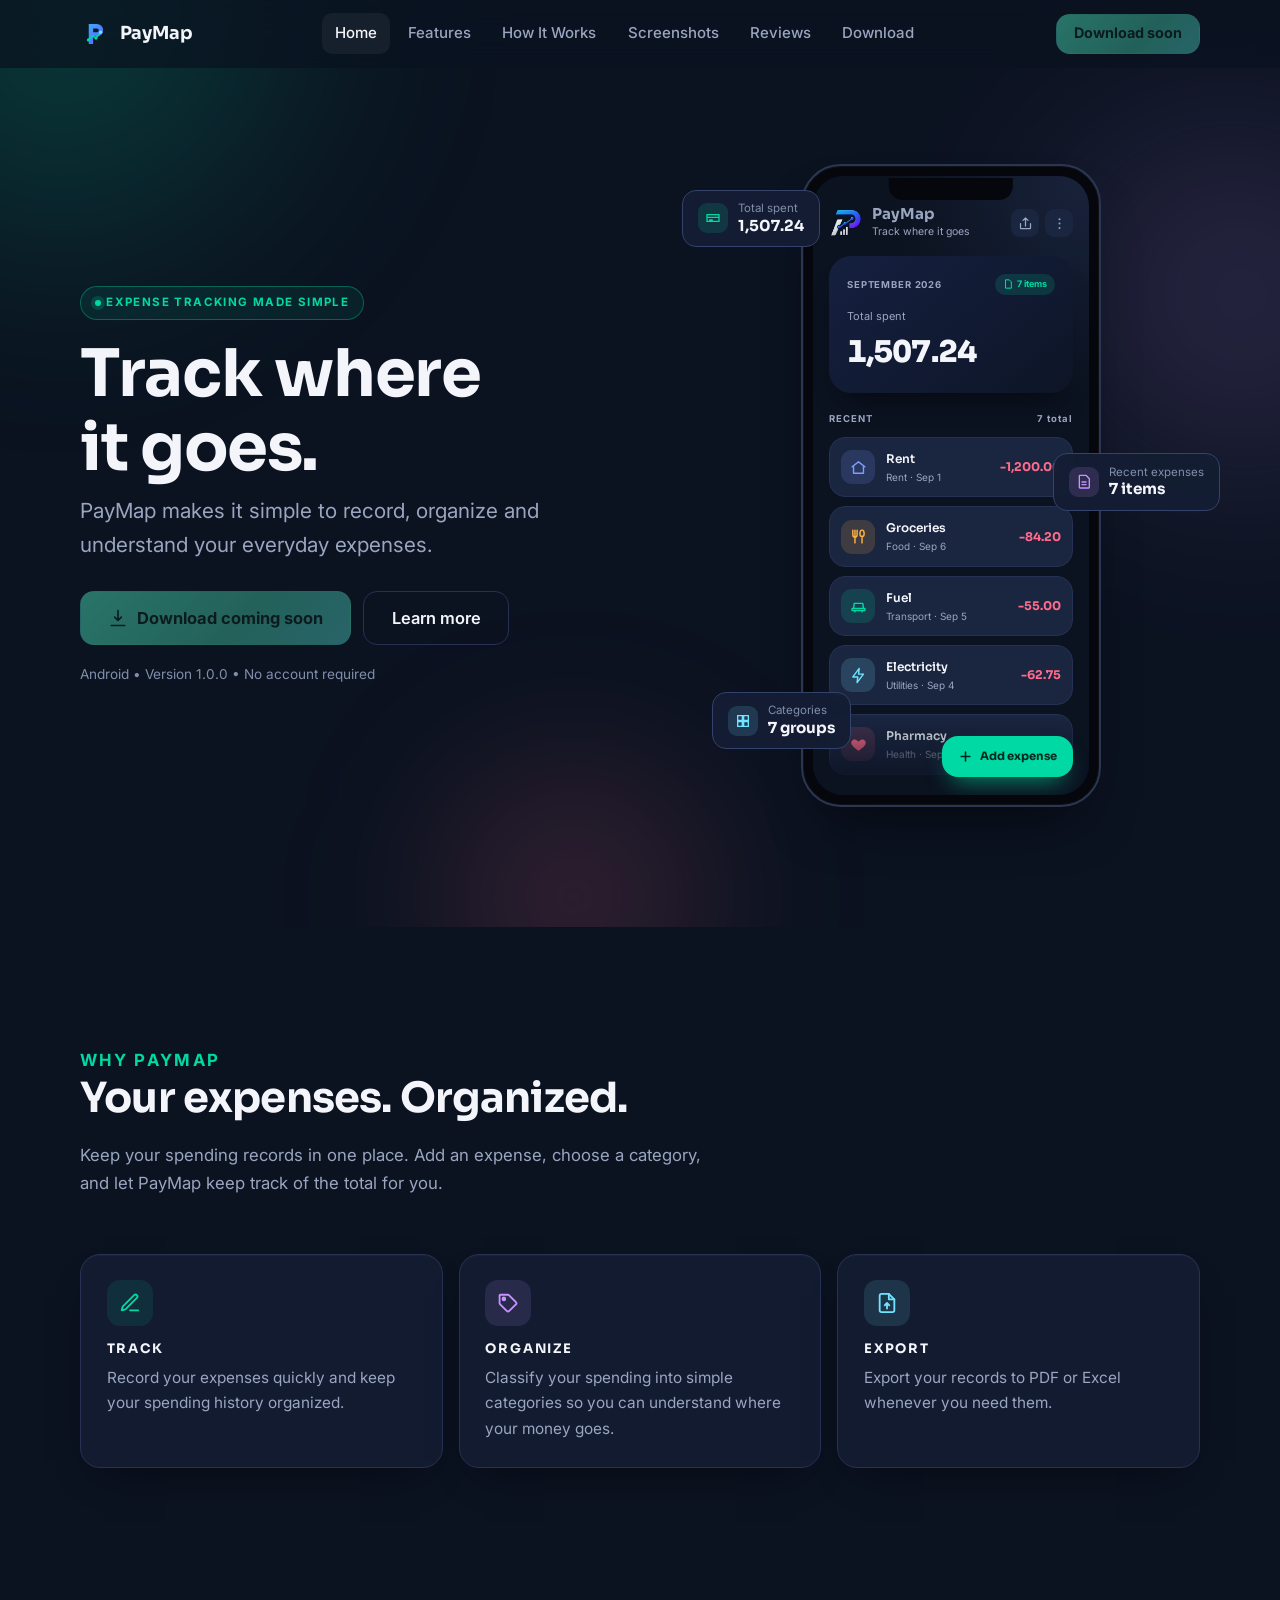
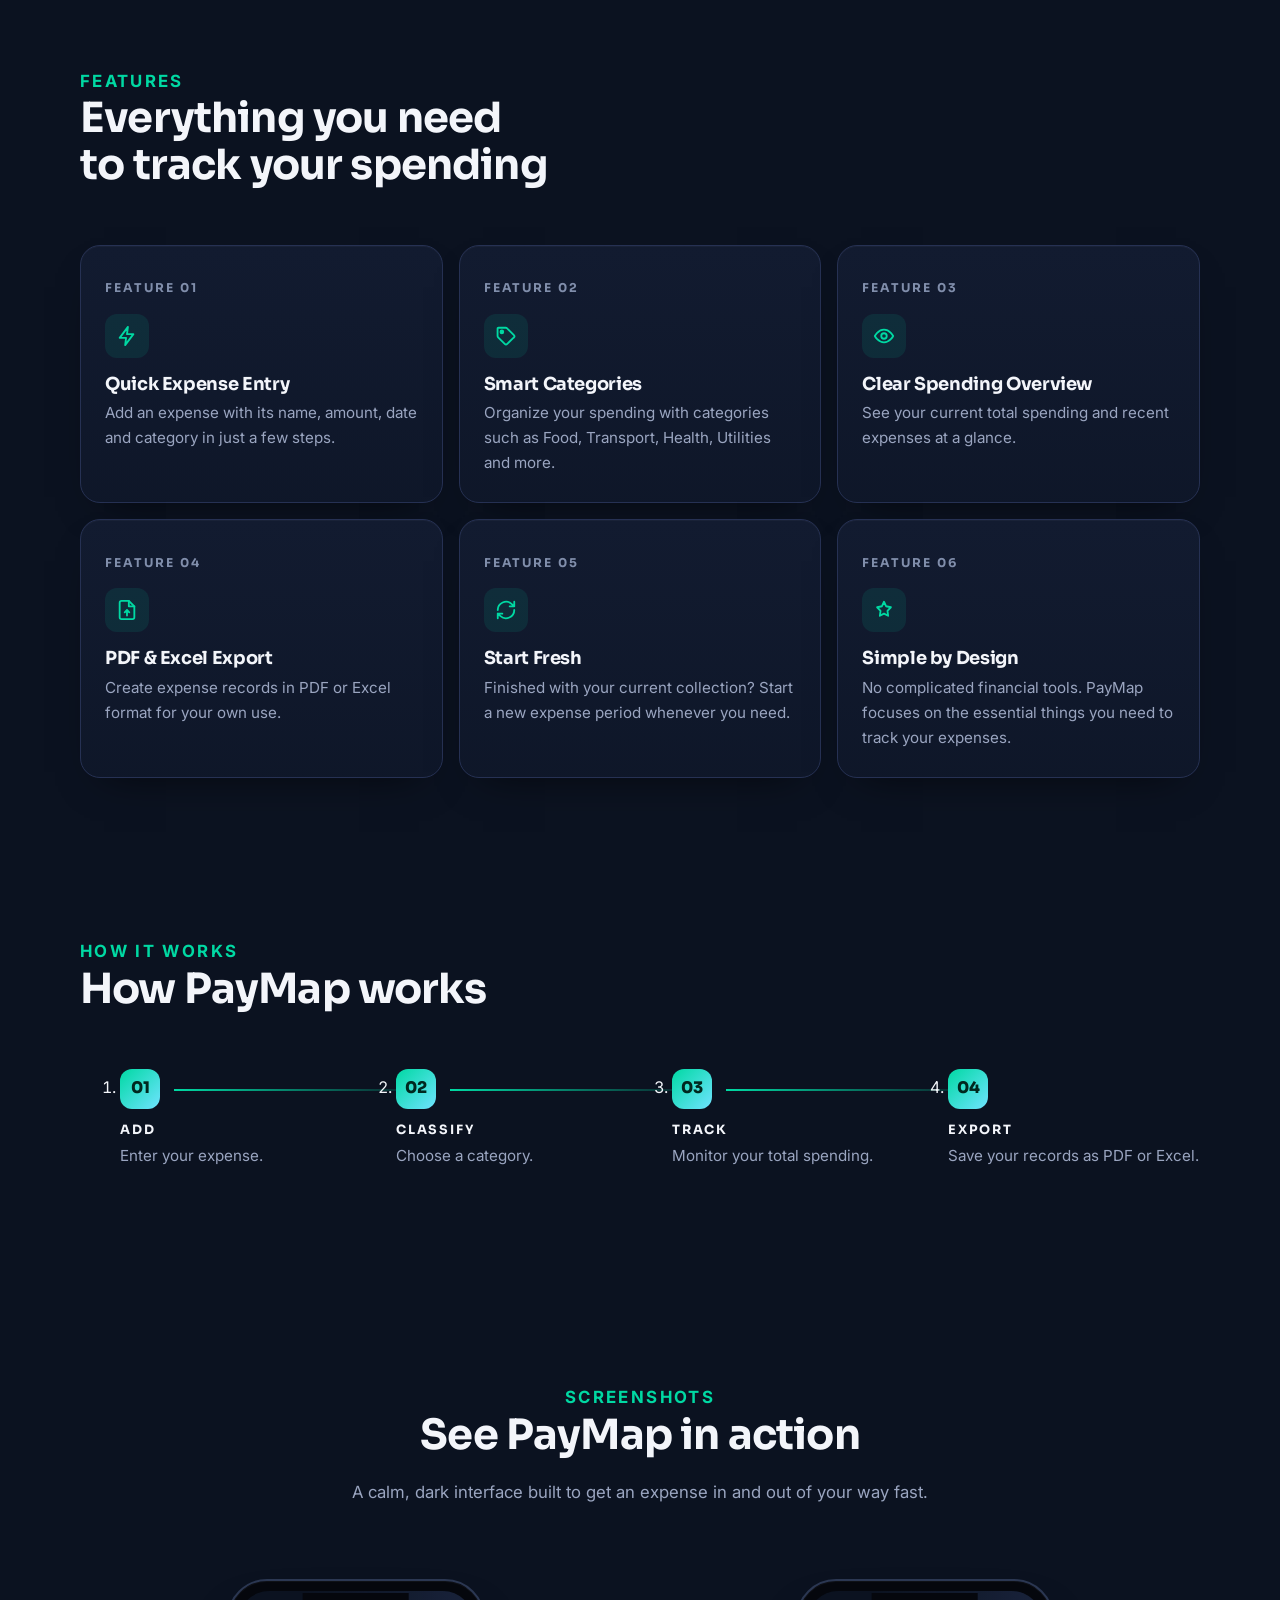
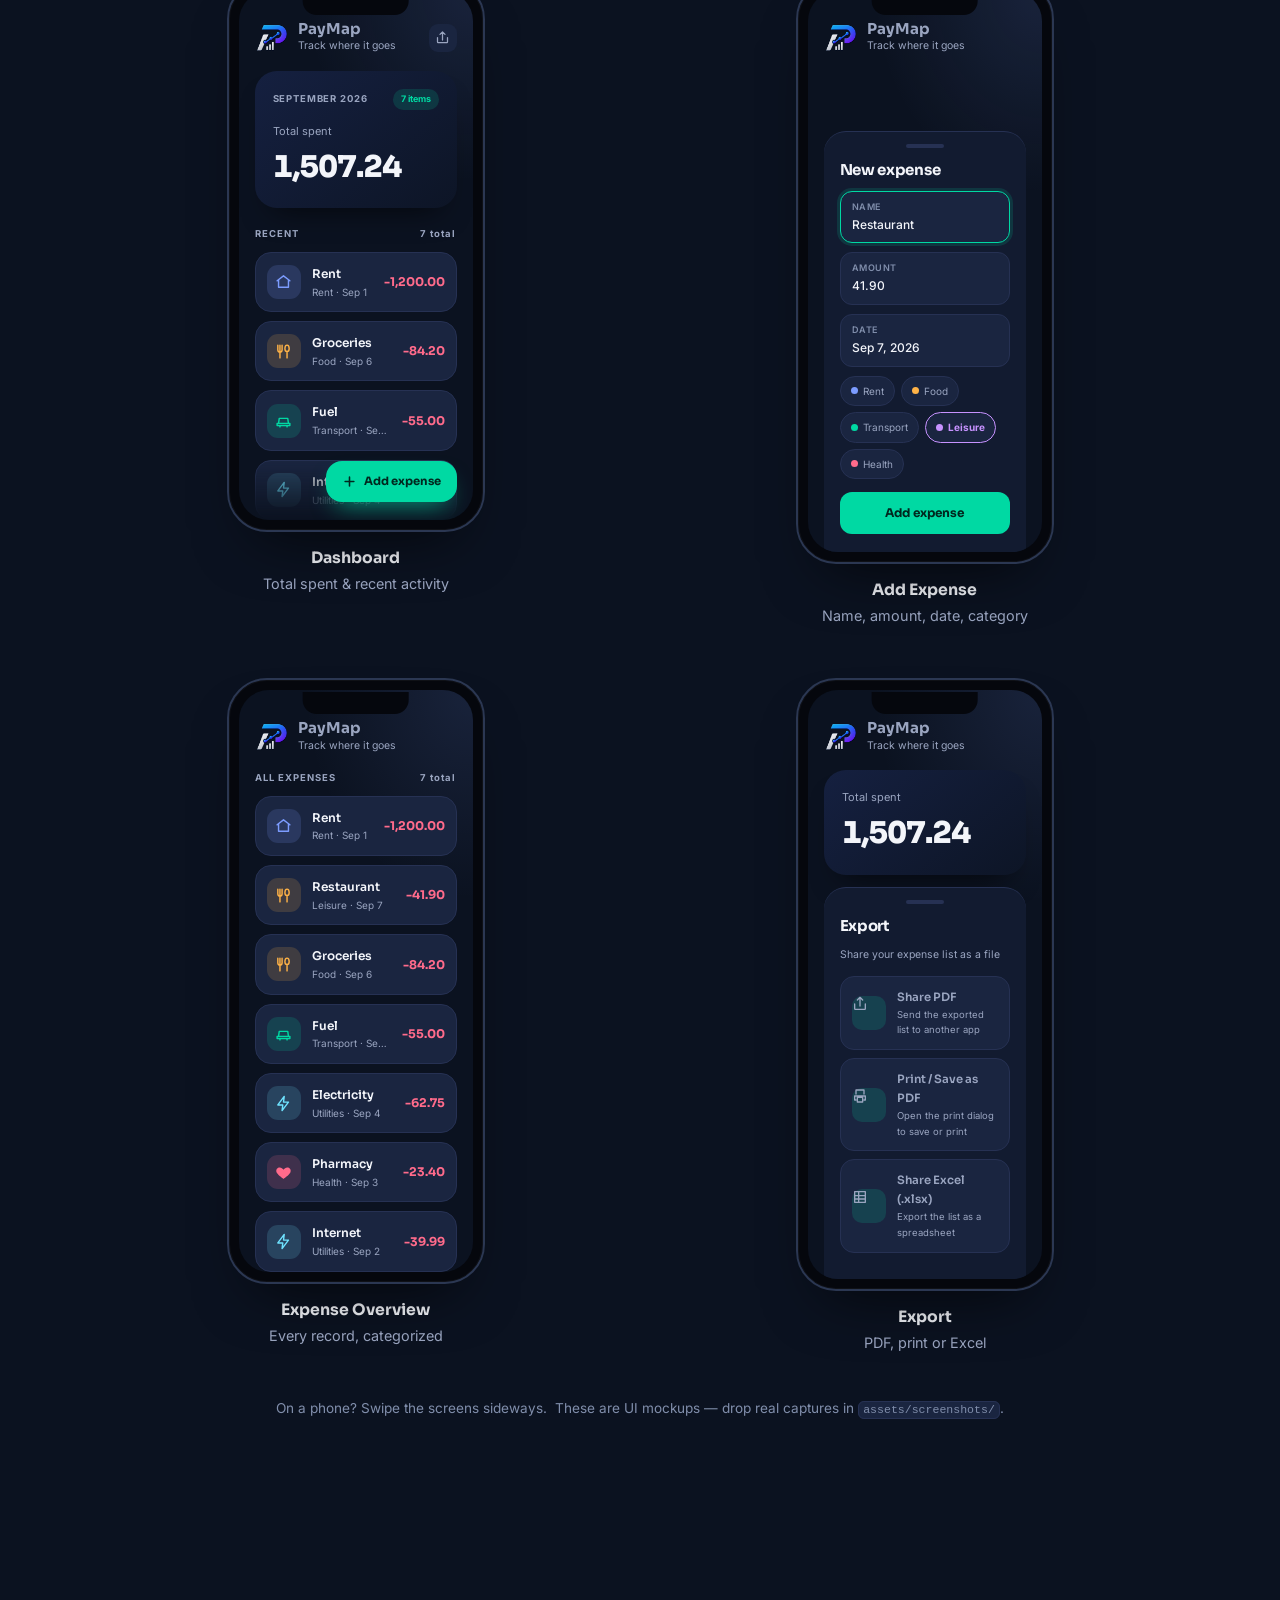
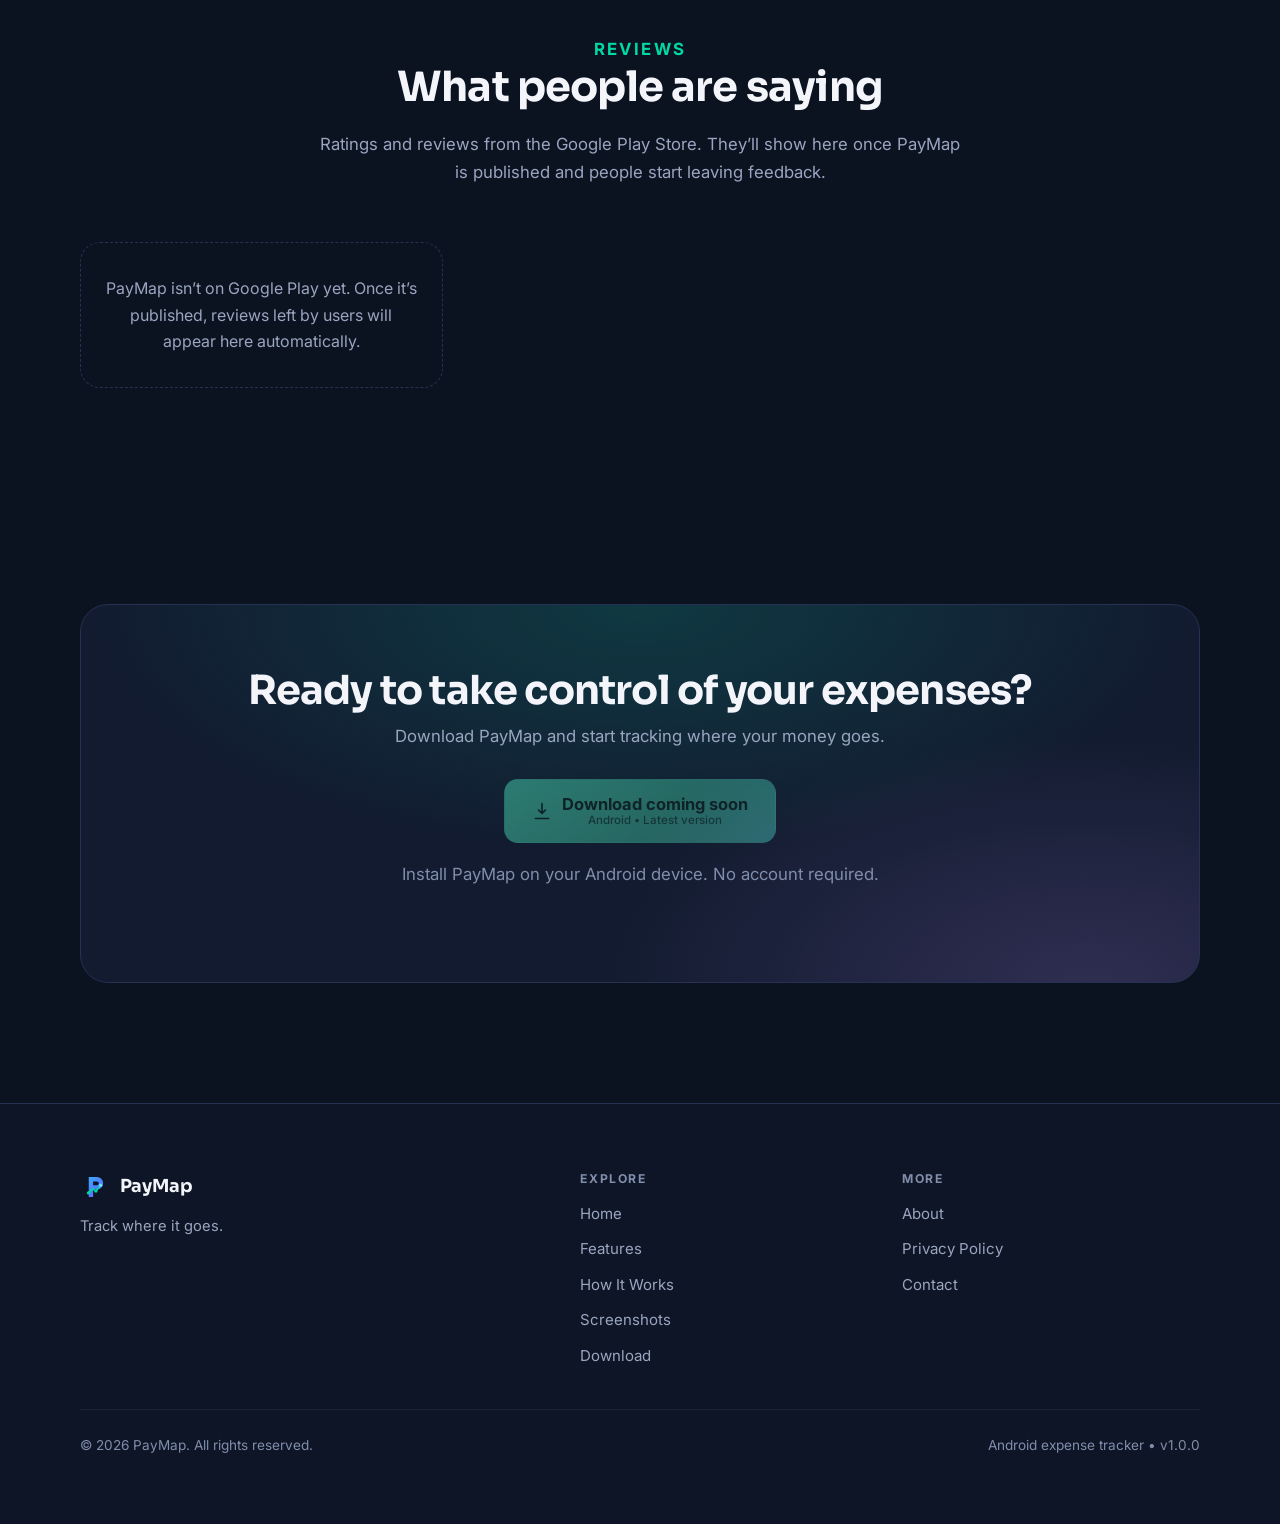
<file: index.html>
<!doctype html>
<html lang="en">
<head>
<meta charset="utf-8" />
<meta name="viewport" content="width=device-width, initial-scale=1" />
<script>document.documentElement.classList.add("js");</script>
<title>PayMap — Track Where It Goes</title>
<meta name="description" content="PayMap is a simple expense tracker that helps you record, organize and export your expenses." />
<meta name="theme-color" content="#0B1220" />
<link rel="canonical" href="https://paymap.app/" />

<!-- Open Graph -->
<meta property="og:type" content="website" />
<meta property="og:site_name" content="PayMap" />
<meta property="og:title" content="PayMap — Track Where It Goes" />
<meta property="og:description" content="PayMap is a simple expense tracker that helps you record, organize and export your expenses." />
<meta property="og:url" content="https://paymap.app/" />
<meta property="og:image" content="https://paymap.app/assets/img/paymap-logo.png" />
<meta property="og:image:alt" content="PayMap logo" />

<!-- Twitter / X -->
<meta name="twitter:card" content="summary_large_image" />
<meta name="twitter:title" content="PayMap — Track Where It Goes" />
<meta name="twitter:description" content="A simple expense tracker that helps you record, organize and export your expenses." />
<meta name="twitter:image" content="https://paymap.app/assets/img/paymap-logo.png" />

<link rel="icon" href="assets/img/favicon.svg" type="image/svg+xml" />
<link rel="icon" href="assets/img/icon-192.png" type="image/png" sizes="192x192" />
<link rel="apple-touch-icon" href="assets/img/apple-touch-icon.png" />
<link rel="manifest" href="site.webmanifest" />

<link rel="preconnect" href="https://fonts.googleapis.com" />
<link rel="preconnect" href="https://fonts.gstatic.com" crossorigin />
<link rel="stylesheet" href="https://fonts.googleapis.com/css2?family=Inter:wght@400;500;600;700&family=Sora:wght@600;700;800&display=swap" />
<link rel="stylesheet" href="assets/css/styles.css" />

<script src="assets/js/config.js"></script>
<script src="assets/js/reviews.js"></script>

<script type="application/ld+json">
{
  "@context": "https://schema.org",
  "@type": "SoftwareApplication",
  "name": "PayMap",
  "operatingSystem": "Android",
  "applicationCategory": "FinanceApplication",
  "description": "PayMap is a simple expense tracker that helps you record, organize and export your everyday expenses. Local-first, no account required.",
  "offers": { "@type": "Offer", "price": "0", "priceCurrency": "USD" }
}
</script>
</head>
<body>
<a class="skip-link" href="#main">Skip to content</a>

<!-- ============================ NAVBAR ============================ -->
<header class="nav" id="top">
  <div class="nav__inner">
    <a class="brand" href="index.html" aria-label="PayMap — home">
      <svg class="brand__mark" viewBox="0 0 48 48" aria-hidden="true" focusable="false">
        <defs><linearGradient id="bm" x1="6" y1="4" x2="42" y2="44" gradientUnits="userSpaceOnUse">
          <stop offset="0" stop-color="#38BDF8" /><stop offset=".55" stop-color="#4F7CFF" /><stop offset="1" stop-color="#A855F7" />
        </linearGradient></defs>
        <path d="M14 8h13a10 10 0 0 1 0 20h-6v12h-7V8Zm7 7v6h6a3 3 0 0 0 0-6h-6Z" fill="url(#bm)" />
        <path d="M13.5 33.5 20 27l5.5 3.5L33 21" fill="none" stroke="#00D9A3" stroke-width="2.6" stroke-linecap="round" stroke-linejoin="round" />
        <circle cx="13.5" cy="33.5" r="2.6" fill="#00D9A3" /><circle cx="25.5" cy="30.5" r="2.6" fill="#00D9A3" /><circle cx="33" cy="21" r="2.6" fill="#6FE3FF" />
      </svg>
      <span>PayMap</span>
    </a>

    <nav class="nav__links" aria-label="Primary">
      <a href="index.html" data-navlink="index.html">Home</a>
      <a href="index.html#features" data-navlink="features">Features</a>
      <a href="index.html#how" data-navlink="how">How It Works</a>
      <a href="index.html#screenshots" data-navlink="screenshots">Screenshots</a>
      <a href="index.html#reviews" data-navlink="reviews">Reviews</a>
      <a href="index.html#download" data-navlink="download">Download</a>
    </nav>

    <div class="nav__actions">
      <a class="btn btn--primary nav__cta" data-cfg-link="APP_DOWNLOAD_URL" data-cfg-placeholder-text="Download soon" href="#" rel="noopener">
        <span data-cfg-label>Download</span>
      </a>
    </div>

    <button class="nav__toggle" type="button" aria-label="Open menu" aria-expanded="false" aria-controls="mobile-menu">
      <svg class="icon-open" viewBox="0 0 24 24" fill="none" stroke="currentColor" stroke-width="2" stroke-linecap="round" aria-hidden="true"><path d="M4 7h16M4 12h16M4 17h16" /></svg>
      <svg class="icon-close" viewBox="0 0 24 24" fill="none" stroke="currentColor" stroke-width="2" stroke-linecap="round" aria-hidden="true"><path d="M6 6l12 12M18 6 6 18" /></svg>
    </button>
  </div>
</header>

<div class="menu-backdrop"></div>
<div class="mobile-menu" id="mobile-menu">
  <ul>
    <li><a href="index.html" data-navlink="index.html">Home</a></li>
    <li><a href="index.html#features">Features</a></li>
    <li><a href="index.html#how">How It Works</a></li>
    <li><a href="index.html#screenshots">Screenshots</a></li>
    <li><a href="index.html#reviews">Reviews</a></li>
    <li><a href="index.html#download">Download</a></li>
    <li><a href="about.html">About</a></li>
    <li><a href="privacy.html">Privacy Policy</a></li>
    <li><a href="contact.html">Contact</a></li>
  </ul>
  <div class="mobile-menu__actions">
    <a class="btn btn--primary btn--block" data-cfg-link="APP_DOWNLOAD_URL" data-cfg-placeholder-text="Download coming soon" href="#" rel="noopener"><span data-cfg-label>Download PayMap</span></a>
  </div>
</div>

<main id="main">

  <!-- ============================ HERO ============================ -->
  <section class="hero" aria-labelledby="hero-title">
    <div class="hero__glow" aria-hidden="true"></div>
    <div class="hero__spark" aria-hidden="true"></div>
    <div class="container hero__grid">
      <div class="hero__copy reveal">
        <span class="badge"><span class="badge__dot" aria-hidden="true"></span> Expense tracking made simple</span>
        <h1 id="hero-title">Track where it goes.</h1>
        <p class="hero__lead">PayMap makes it simple to record, organize and understand your everyday expenses.</p>
        <div class="btn-row">
          <a class="btn btn--primary btn--lg" data-cfg-link="APP_DOWNLOAD_URL" data-cfg-placeholder-text="Download coming soon" href="#" rel="noopener">
            <svg width="20" height="20" viewBox="0 0 24 24" fill="none" stroke="currentColor" stroke-width="2" stroke-linecap="round" stroke-linejoin="round" aria-hidden="true"><path d="M12 3v12m0 0 4-4m-4 4-4-4M4 21h16" /></svg>
            <span><span data-cfg-label>Download PayMap</span></span>
          </a>
          <a class="btn btn--ghost btn--lg" href="#intro">Learn more</a>
        </div>
        <p class="hero__note">Android &bull; Version <span data-cfg-text="APP_VERSION">1.0.0</span> &bull; No account required</p>
      </div>

      <div class="hero__visual reveal reveal-delay-2">
        <div class="floaty floaty--a" aria-hidden="true">
          <span class="floaty__icon" style="background:rgba(0,217,163,.15);color:var(--teal)">
            <svg width="16" height="16" viewBox="0 0 24 24" fill="none" stroke="currentColor" stroke-width="2" stroke-linecap="round"><path d="M3 7h18v10H3zM3 11h18M7 15h4" /></svg>
          </span>
          <span><span class="k">Total spent</span><span class="v">1,507.24</span></span>
        </div>
        <div class="floaty floaty--b" aria-hidden="true">
          <span class="floaty__icon" style="background:rgba(199,146,255,.15);color:var(--purple)">
            <svg width="16" height="16" viewBox="0 0 24 24" fill="none" stroke="currentColor" stroke-width="2" stroke-linecap="round" stroke-linejoin="round"><path d="M6 2h9l5 5v13a1 1 0 0 1-1 1H6a1 1 0 0 1-1-1V3a1 1 0 0 1 1-1Z" /><path d="M9 12h6M9 16h6" /></svg>
          </span>
          <span><span class="k">Recent expenses</span><span class="v">7 items</span></span>
        </div>
        <div class="floaty floaty--c" aria-hidden="true">
          <span class="floaty__icon" style="background:rgba(111,227,255,.15);color:var(--cyan)">
            <svg width="16" height="16" viewBox="0 0 24 24" fill="none" stroke="currentColor" stroke-width="2" stroke-linecap="round"><path d="M4 4h7v7H4zM13 4h7v7h-7zM4 13h7v7H4zM13 13h7v7h-7z" /></svg>
          </span>
          <span><span class="k">Categories</span><span class="v">7 groups</span></span>
        </div>

        <!-- Phone: PayMap dashboard -->
        <div class="phone" role="img" aria-label="PayMap app showing the dashboard: a total-spent summary card and a list of recent expenses.">
          <span class="phone__notch" aria-hidden="true"></span>
          <div class="phone__screen">
            <div class="app">
              <div class="app__top">
                <div class="app__brand">
                  <img src="assets/img/paymap-icon.png" alt="" width="34" height="34" decoding="async" />
                  <span><strong>PayMap</strong><span>Track where it goes</span></span>
                </div>
                <div class="app__icons">
                  <span class="app__icon-btn"><svg viewBox="0 0 24 24" fill="none" stroke="currentColor" stroke-width="2" stroke-linecap="round" stroke-linejoin="round"><path d="M4 12v7a1 1 0 0 0 1 1h14a1 1 0 0 0 1-1v-7M12 3v13m0-13 4 4m-4-4-4 4" /></svg></span>
                  <span class="app__icon-btn"><svg viewBox="0 0 24 24" fill="currentColor"><circle cx="12" cy="5" r="1.6" /><circle cx="12" cy="12" r="1.6" /><circle cx="12" cy="19" r="1.6" /></svg></span>
                </div>
              </div>

              <div class="sumcard">
                <div class="sumcard__row">
                  <span class="sumcard__month">SEPTEMBER 2026</span>
                  <span class="sumcard__pill"><svg viewBox="0 0 24 24" fill="none" stroke="currentColor" stroke-width="2.4"><path d="M6 2h9l5 5v15H6z" /></svg> 7 items</span>
                </div>
                <p class="sumcard__label">Total spent</p>
                <div class="sumcard__total">1,507.24</div>
              </div>

              <div class="app__section-label"><span>RECENT</span><span>7 total</span></div>
              <div class="app__list">
                <div class="erow">
                  <span class="erow__icon" style="background:rgba(124,156,255,.16);color:var(--cat-rent)"><svg viewBox="0 0 24 24" fill="none" stroke="currentColor" stroke-width="2" stroke-linecap="round" stroke-linejoin="round"><path d="M3 11 12 4l9 7M5 10v10h14V10" /></svg></span>
                  <span class="erow__body"><span class="erow__name">Rent</span><span class="erow__meta">Rent &middot; Sep 1</span></span>
                  <span class="erow__amt">-1,200.00</span>
                </div>
                <div class="erow">
                  <span class="erow__icon" style="background:rgba(255,179,71,.16);color:var(--cat-food)"><svg viewBox="0 0 24 24" fill="none" stroke="currentColor" stroke-width="2" stroke-linecap="round"><path d="M4 3v7a3 3 0 0 0 6 0V3M7 3v18M17 3c-2 0-3 2-3 5s1 4 3 4 3-1 3-4-1-5-3-5Zm0 9v9" /></svg></span>
                  <span class="erow__body"><span class="erow__name">Groceries</span><span class="erow__meta">Food &middot; Sep 6</span></span>
                  <span class="erow__amt">-84.20</span>
                </div>
                <div class="erow">
                  <span class="erow__icon" style="background:rgba(0,217,163,.16);color:var(--cat-transport)"><svg viewBox="0 0 24 24" fill="none" stroke="currentColor" stroke-width="2" stroke-linecap="round" stroke-linejoin="round"><path d="M5 16 6 9h12l1 7M3 16h18v3H3zM7 19v2M17 19v2" /></svg></span>
                  <span class="erow__body"><span class="erow__name">Fuel</span><span class="erow__meta">Transport &middot; Sep 5</span></span>
                  <span class="erow__amt">-55.00</span>
                </div>
                <div class="erow">
                  <span class="erow__icon" style="background:rgba(111,227,255,.16);color:var(--cat-utilities)"><svg viewBox="0 0 24 24" fill="none" stroke="currentColor" stroke-width="2" stroke-linecap="round" stroke-linejoin="round"><path d="M13 2 4 14h7l-1 8 9-12h-7z" /></svg></span>
                  <span class="erow__body"><span class="erow__name">Electricity</span><span class="erow__meta">Utilities &middot; Sep 4</span></span>
                  <span class="erow__amt">-62.75</span>
                </div>
                <div class="erow">
                  <span class="erow__icon" style="background:rgba(255,107,139,.16);color:var(--cat-health)"><svg viewBox="0 0 24 24" fill="currentColor"><path d="M12 21s-7-4.35-9.5-8.5C.5 8.5 3 5 6.5 5 9 5 12 8 12 8s3-3 5.5-3C21 5 23.5 8.5 21.5 12.5 19 16.65 12 21 12 21Z" /></svg></span>
                  <span class="erow__body"><span class="erow__name">Pharmacy</span><span class="erow__meta">Health &middot; Sep 3</span></span>
                  <span class="erow__amt">-23.40</span>
                </div>
              </div>

              <span class="app__fab">
                <svg viewBox="0 0 24 24" fill="none" stroke="currentColor" stroke-width="2.5" stroke-linecap="round"><path d="M12 5v14M5 12h14" /></svg>
                Add expense
              </span>
            </div>
          </div>
        </div>
      </div>
    </div>
  </section>

  <!-- ========================= INTRODUCTION ========================= -->
  <section class="section" id="intro" aria-labelledby="intro-title">
    <div class="container">
      <div class="section__head reveal">
        <p class="eyebrow">Why PayMap</p>
        <h2 id="intro-title">Your expenses. Organized.</h2>
        <p>Keep your spending records in one place. Add an expense, choose a category, and let PayMap keep track of the total for you.</p>
      </div>

      <div class="pillars">
        <article class="pillar reveal">
          <div class="pillar__ic" style="background:rgba(0,217,163,.1);color:var(--teal)">
            <svg viewBox="0 0 24 24" fill="none" stroke="currentColor" stroke-width="2" stroke-linecap="round" stroke-linejoin="round" aria-hidden="true"><path d="M12 20h9" /><path d="M16.5 3.5a2.12 2.12 0 0 1 3 3L7 19l-4 1 1-4Z" /></svg>
          </div>
          <h3>Track</h3>
          <p>Record your expenses quickly and keep your spending history organized.</p>
        </article>
        <article class="pillar reveal reveal-delay-1">
          <div class="pillar__ic" style="background:rgba(199,146,255,.12);color:var(--purple)">
            <svg viewBox="0 0 24 24" fill="none" stroke="currentColor" stroke-width="2" stroke-linecap="round" stroke-linejoin="round" aria-hidden="true"><path d="M20.6 13.4 13.4 20.6a2 2 0 0 1-2.8 0l-7.2-7.2A2 2 0 0 1 2.8 12V4a1 1 0 0 1 1-1h8a2 2 0 0 1 1.4.6l7.4 7.4a2 2 0 0 1 0 2.8Z" /><circle cx="7.5" cy="7.5" r="1.5" fill="currentColor" /></svg>
          </div>
          <h3>Organize</h3>
          <p>Classify your spending into simple categories so you can understand where your money goes.</p>
        </article>
        <article class="pillar reveal reveal-delay-2">
          <div class="pillar__ic" style="background:rgba(111,227,255,.12);color:var(--cyan)">
            <svg viewBox="0 0 24 24" fill="none" stroke="currentColor" stroke-width="2" stroke-linecap="round" stroke-linejoin="round" aria-hidden="true"><path d="M14 2H6a2 2 0 0 0-2 2v16a2 2 0 0 0 2 2h12a2 2 0 0 0 2-2V8Z" /><path d="M14 2v6h6M12 18v-6m0 0-2.5 2.5M12 12l2.5 2.5" /></svg>
          </div>
          <h3>Export</h3>
          <p>Export your records to PDF or Excel whenever you need them.</p>
        </article>
      </div>
    </div>
  </section>

  <!-- ========================== FEATURES ========================== -->
  <section class="section section--tight" id="features" aria-labelledby="features-title">
    <div class="container">
      <div class="section__head reveal">
        <p class="eyebrow">Features</p>
        <h2 id="features-title">Everything you need to track your spending</h2>
      </div>

      <div class="feature-grid">
        <article class="feature reveal">
          <span class="feature__num">FEATURE 01</span>
          <div class="feature__ic"><svg viewBox="0 0 24 24" fill="none" stroke="currentColor" stroke-width="2" stroke-linecap="round" stroke-linejoin="round" aria-hidden="true"><path d="M13 2 4 14h7l-1 8 9-12h-7z" /></svg></div>
          <h3>Quick Expense Entry</h3>
          <p>Add an expense with its name, amount, date and category in just a few steps.</p>
        </article>
        <article class="feature reveal reveal-delay-1">
          <span class="feature__num">FEATURE 02</span>
          <div class="feature__ic"><svg viewBox="0 0 24 24" fill="none" stroke="currentColor" stroke-width="2" stroke-linecap="round" stroke-linejoin="round" aria-hidden="true"><path d="M20.6 13.4 13.4 20.6a2 2 0 0 1-2.8 0l-7.2-7.2A2 2 0 0 1 2.8 12V4a1 1 0 0 1 1-1h8a2 2 0 0 1 1.4.6l7.4 7.4a2 2 0 0 1 0 2.8Z" /><circle cx="7.5" cy="7.5" r="1.5" fill="currentColor" /></svg></div>
          <h3>Smart Categories</h3>
          <p>Organize your spending with categories such as Food, Transport, Health, Utilities and more.</p>
        </article>
        <article class="feature reveal reveal-delay-2">
          <span class="feature__num">FEATURE 03</span>
          <div class="feature__ic"><svg viewBox="0 0 24 24" fill="none" stroke="currentColor" stroke-width="2" stroke-linecap="round" stroke-linejoin="round" aria-hidden="true"><path d="M2 12s3.5-7 10-7 10 7 10 7-3.5 7-10 7-10-7-10-7Z" /><circle cx="12" cy="12" r="3" /></svg></div>
          <h3>Clear Spending Overview</h3>
          <p>See your current total spending and recent expenses at a glance.</p>
        </article>
        <article class="feature reveal">
          <span class="feature__num">FEATURE 04</span>
          <div class="feature__ic"><svg viewBox="0 0 24 24" fill="none" stroke="currentColor" stroke-width="2" stroke-linecap="round" stroke-linejoin="round" aria-hidden="true"><path d="M14 2H6a2 2 0 0 0-2 2v16a2 2 0 0 0 2 2h12a2 2 0 0 0 2-2V8Z" /><path d="M14 2v6h6M12 18v-6m0 0-2.5 2.5M12 12l2.5 2.5" /></svg></div>
          <h3>PDF &amp; Excel Export</h3>
          <p>Create expense records in PDF or Excel format for your own use.</p>
        </article>
        <article class="feature reveal reveal-delay-1">
          <span class="feature__num">FEATURE 05</span>
          <div class="feature__ic"><svg viewBox="0 0 24 24" fill="none" stroke="currentColor" stroke-width="2" stroke-linecap="round" stroke-linejoin="round" aria-hidden="true"><path d="M3 12a9 9 0 0 1 15-6.7L21 8M21 3v5h-5M21 12a9 9 0 0 1-15 6.7L3 16M3 21v-5h5" /></svg></div>
          <h3>Start Fresh</h3>
          <p>Finished with your current collection? Start a new expense period whenever you need.</p>
        </article>
        <article class="feature reveal reveal-delay-2">
          <span class="feature__num">FEATURE 06</span>
          <div class="feature__ic"><svg viewBox="0 0 24 24" fill="none" stroke="currentColor" stroke-width="2" stroke-linecap="round" stroke-linejoin="round" aria-hidden="true"><path d="m12 3 2.2 4.9L19.5 9l-3.7 3.9.7 5.4L12 15.9 7.5 18.3l.7-5.4L4.5 9l5.3-1.1z" /></svg></div>
          <h3>Simple by Design</h3>
          <p>No complicated financial tools. PayMap focuses on the essential things you need to track your expenses.</p>
        </article>
      </div>
    </div>
  </section>

  <!-- ========================= HOW IT WORKS ======================== -->
  <section class="section section--tight" id="how" aria-labelledby="how-title">
    <div class="container">
      <div class="section__head reveal">
        <p class="eyebrow">How it works</p>
        <h2 id="how-title">How PayMap works</h2>
      </div>

      <ol class="steps">
        <li class="step reveal">
          <div class="step__n">01</div>
          <h3>Add</h3>
          <p>Enter your expense.</p>
        </li>
        <li class="step reveal reveal-delay-1">
          <div class="step__n">02</div>
          <h3>Classify</h3>
          <p>Choose a category.</p>
        </li>
        <li class="step reveal reveal-delay-2">
          <div class="step__n">03</div>
          <h3>Track</h3>
          <p>Monitor your total spending.</p>
        </li>
        <li class="step reveal reveal-delay-3">
          <div class="step__n">04</div>
          <h3>Export</h3>
          <p>Save your records as PDF or Excel.</p>
        </li>
      </ol>
    </div>
  </section>

  <!-- ========================= SCREENSHOTS ========================= -->
  <section class="section" id="screenshots" aria-labelledby="shots-title">
    <div class="container">
      <div class="section__head section__head--center reveal">
        <p class="eyebrow">Screenshots</p>
        <h2 id="shots-title">See PayMap in action</h2>
        <p>A calm, dark interface built to get an expense in and out of your way fast.</p>
      </div>

      <div class="shots reveal" role="list">
        <!-- 1. Dashboard -->
        <figure class="shot" role="listitem">
          <div class="phone" role="img" aria-label="PayMap dashboard screen with the monthly total and recent expenses.">
            <span class="phone__notch" aria-hidden="true"></span>
            <div class="phone__screen"><div class="app">
              <div class="app__top">
                <div class="app__brand"><img src="assets/img/paymap-icon.png" alt="" width="30" height="30" loading="lazy" decoding="async" /><span><strong>PayMap</strong><span>Track where it goes</span></span></div>
                <div class="app__icons"><span class="app__icon-btn"><svg viewBox="0 0 24 24" fill="none" stroke="currentColor" stroke-width="2" stroke-linecap="round" stroke-linejoin="round"><path d="M4 12v7a1 1 0 0 0 1 1h14a1 1 0 0 0 1-1v-7M12 3v13m0-13 4 4m-4-4-4 4" /></svg></span></div>
              </div>
              <div class="sumcard">
                <div class="sumcard__row"><span class="sumcard__month">SEPTEMBER 2026</span><span class="sumcard__pill">7 items</span></div>
                <p class="sumcard__label">Total spent</p>
                <div class="sumcard__total">1,507.24</div>
              </div>
              <div class="app__section-label"><span>RECENT</span><span>7 total</span></div>
              <div class="app__list">
                <div class="erow"><span class="erow__icon" style="background:rgba(124,156,255,.16);color:var(--cat-rent)"><svg viewBox="0 0 24 24" fill="none" stroke="currentColor" stroke-width="2" stroke-linecap="round" stroke-linejoin="round"><path d="M3 11 12 4l9 7M5 10v10h14V10" /></svg></span><span class="erow__body"><span class="erow__name">Rent</span><span class="erow__meta">Rent &middot; Sep 1</span></span><span class="erow__amt">-1,200.00</span></div>
                <div class="erow"><span class="erow__icon" style="background:rgba(255,179,71,.16);color:var(--cat-food)"><svg viewBox="0 0 24 24" fill="none" stroke="currentColor" stroke-width="2" stroke-linecap="round"><path d="M4 3v7a3 3 0 0 0 6 0V3M7 3v18M17 3c-2 0-3 2-3 5s1 4 3 4 3-1 3-4-1-5-3-5Zm0 9v9" /></svg></span><span class="erow__body"><span class="erow__name">Groceries</span><span class="erow__meta">Food &middot; Sep 6</span></span><span class="erow__amt">-84.20</span></div>
                <div class="erow"><span class="erow__icon" style="background:rgba(0,217,163,.16);color:var(--cat-transport)"><svg viewBox="0 0 24 24" fill="none" stroke="currentColor" stroke-width="2" stroke-linecap="round" stroke-linejoin="round"><path d="M5 16 6 9h12l1 7M3 16h18v3H3zM7 19v2M17 19v2" /></svg></span><span class="erow__body"><span class="erow__name">Fuel</span><span class="erow__meta">Transport &middot; Sep 5</span></span><span class="erow__amt">-55.00</span></div>
                <div class="erow"><span class="erow__icon" style="background:rgba(111,227,255,.16);color:var(--cat-utilities)"><svg viewBox="0 0 24 24" fill="none" stroke="currentColor" stroke-width="2" stroke-linecap="round" stroke-linejoin="round"><path d="M13 2 4 14h7l-1 8 9-12h-7z" /></svg></span><span class="erow__body"><span class="erow__name">Internet</span><span class="erow__meta">Utilities &middot; Sep 4</span></span><span class="erow__amt">-39.99</span></div>
              </div>
              <span class="app__fab"><svg viewBox="0 0 24 24" fill="none" stroke="currentColor" stroke-width="2.5" stroke-linecap="round"><path d="M12 5v14M5 12h14" /></svg> Add expense</span>
            </div></div>
          </div>
          <figcaption><strong>Dashboard</strong>Total spent &amp; recent activity</figcaption>
        </figure>

        <!-- 2. Add expense -->
        <figure class="shot" role="listitem">
          <div class="phone" role="img" aria-label="PayMap add-expense sheet with name, amount, date and category chips.">
            <span class="phone__notch" aria-hidden="true"></span>
            <div class="phone__screen"><div class="app">
              <div class="app__top">
                <div class="app__brand"><img src="assets/img/paymap-icon.png" alt="" width="30" height="30" loading="lazy" decoding="async" /><span><strong>PayMap</strong><span>Track where it goes</span></span></div>
              </div>
              <div class="app__list" style="mask-image:none;-webkit-mask-image:none;flex:0">
                <div class="erow"><span class="erow__icon" style="background:rgba(124,156,255,.16);color:var(--cat-rent)"><svg viewBox="0 0 24 24" fill="none" stroke="currentColor" stroke-width="2" stroke-linecap="round" stroke-linejoin="round"><path d="M3 11 12 4l9 7M5 10v10h14V10" /></svg></span><span class="erow__body"><span class="erow__name">Rent</span><span class="erow__meta">Rent &middot; Sep 1</span></span><span class="erow__amt">-1,200.00</span></div>
              </div>
              <div class="sheet">
                <div class="sheet__grab"></div>
                <h4>New expense</h4>
                <div class="field field--focus"><span>Name</span><strong>Restaurant</strong></div>
                <div class="field"><span>Amount</span><strong>41.90</strong></div>
                <div class="field"><span>Date</span><strong>Sep 7, 2026</strong></div>
                <div class="chips">
                  <span class="chip"><i style="background:var(--cat-rent)"></i>Rent</span>
                  <span class="chip"><i style="background:var(--cat-food)"></i>Food</span>
                  <span class="chip"><i style="background:var(--cat-transport)"></i>Transport</span>
                  <span class="chip chip--on" style="color:var(--cat-leisure)"><i style="background:var(--cat-leisure)"></i>Leisure</span>
                  <span class="chip"><i style="background:var(--cat-health)"></i>Health</span>
                </div>
                <div class="sheet__cta">Add expense</div>
              </div>
            </div></div>
          </div>
          <figcaption><strong>Add Expense</strong>Name, amount, date, category</figcaption>
        </figure>

        <!-- 3. Expense overview -->
        <figure class="shot" role="listitem">
          <div class="phone" role="img" aria-label="PayMap expense list showing many categorized expenses.">
            <span class="phone__notch" aria-hidden="true"></span>
            <div class="phone__screen"><div class="app">
              <div class="app__top">
                <div class="app__brand"><img src="assets/img/paymap-icon.png" alt="" width="30" height="30" loading="lazy" decoding="async" /><span><strong>PayMap</strong><span>Track where it goes</span></span></div>
              </div>
              <div class="app__section-label"><span>ALL EXPENSES</span><span>7 total</span></div>
              <div class="app__list" style="mask-image:none;-webkit-mask-image:none">
                <div class="erow"><span class="erow__icon" style="background:rgba(124,156,255,.16);color:var(--cat-rent)"><svg viewBox="0 0 24 24" fill="none" stroke="currentColor" stroke-width="2" stroke-linecap="round" stroke-linejoin="round"><path d="M3 11 12 4l9 7M5 10v10h14V10" /></svg></span><span class="erow__body"><span class="erow__name">Rent</span><span class="erow__meta">Rent &middot; Sep 1</span></span><span class="erow__amt">-1,200.00</span></div>
                <div class="erow"><span class="erow__icon" style="background:rgba(255,179,71,.16);color:var(--cat-food)"><svg viewBox="0 0 24 24" fill="none" stroke="currentColor" stroke-width="2" stroke-linecap="round"><path d="M4 3v7a3 3 0 0 0 6 0V3M7 3v18M17 3c-2 0-3 2-3 5s1 4 3 4 3-1 3-4-1-5-3-5Zm0 9v9" /></svg></span><span class="erow__body"><span class="erow__name">Restaurant</span><span class="erow__meta">Leisure &middot; Sep 7</span></span><span class="erow__amt">-41.90</span></div>
                <div class="erow"><span class="erow__icon" style="background:rgba(255,179,71,.16);color:var(--cat-food)"><svg viewBox="0 0 24 24" fill="none" stroke="currentColor" stroke-width="2" stroke-linecap="round"><path d="M4 3v7a3 3 0 0 0 6 0V3M7 3v18M17 3c-2 0-3 2-3 5s1 4 3 4 3-1 3-4-1-5-3-5Zm0 9v9" /></svg></span><span class="erow__body"><span class="erow__name">Groceries</span><span class="erow__meta">Food &middot; Sep 6</span></span><span class="erow__amt">-84.20</span></div>
                <div class="erow"><span class="erow__icon" style="background:rgba(0,217,163,.16);color:var(--cat-transport)"><svg viewBox="0 0 24 24" fill="none" stroke="currentColor" stroke-width="2" stroke-linecap="round" stroke-linejoin="round"><path d="M5 16 6 9h12l1 7M3 16h18v3H3zM7 19v2M17 19v2" /></svg></span><span class="erow__body"><span class="erow__name">Fuel</span><span class="erow__meta">Transport &middot; Sep 5</span></span><span class="erow__amt">-55.00</span></div>
                <div class="erow"><span class="erow__icon" style="background:rgba(111,227,255,.16);color:var(--cat-utilities)"><svg viewBox="0 0 24 24" fill="none" stroke="currentColor" stroke-width="2" stroke-linecap="round" stroke-linejoin="round"><path d="M13 2 4 14h7l-1 8 9-12h-7z" /></svg></span><span class="erow__body"><span class="erow__name">Electricity</span><span class="erow__meta">Utilities &middot; Sep 4</span></span><span class="erow__amt">-62.75</span></div>
                <div class="erow"><span class="erow__icon" style="background:rgba(255,107,139,.16);color:var(--cat-health)"><svg viewBox="0 0 24 24" fill="currentColor"><path d="M12 21s-7-4.35-9.5-8.5C.5 8.5 3 5 6.5 5 9 5 12 8 12 8s3-3 5.5-3C21 5 23.5 8.5 21.5 12.5 19 16.65 12 21 12 21Z" /></svg></span><span class="erow__body"><span class="erow__name">Pharmacy</span><span class="erow__meta">Health &middot; Sep 3</span></span><span class="erow__amt">-23.40</span></div>
                <div class="erow"><span class="erow__icon" style="background:rgba(111,227,255,.16);color:var(--cat-utilities)"><svg viewBox="0 0 24 24" fill="none" stroke="currentColor" stroke-width="2" stroke-linecap="round" stroke-linejoin="round"><path d="M13 2 4 14h7l-1 8 9-12h-7z" /></svg></span><span class="erow__body"><span class="erow__name">Internet</span><span class="erow__meta">Utilities &middot; Sep 2</span></span><span class="erow__amt">-39.99</span></div>
              </div>
            </div></div>
          </div>
          <figcaption><strong>Expense Overview</strong>Every record, categorized</figcaption>
        </figure>

        <!-- 4. Export -->
        <figure class="shot" role="listitem">
          <div class="phone" role="img" aria-label="PayMap export sheet with options to share a PDF, print, or export an Excel spreadsheet.">
            <span class="phone__notch" aria-hidden="true"></span>
            <div class="phone__screen"><div class="app">
              <div class="app__top">
                <div class="app__brand"><img src="assets/img/paymap-icon.png" alt="" width="30" height="30" loading="lazy" decoding="async" /><span><strong>PayMap</strong><span>Track where it goes</span></span></div>
              </div>
              <div class="sumcard" style="margin-bottom:12px">
                <p class="sumcard__label" style="margin-top:0">Total spent</p>
                <div class="sumcard__total">1,507.24</div>
              </div>
              <div class="sheet">
                <div class="sheet__grab"></div>
                <h4>Export</h4>
                <p style="margin:0 0 12px;font-size:10.5px;color:var(--text-muted)">Share your expense list as a file</p>
                <div class="export-row"><span class="export-row__ic"><svg viewBox="0 0 24 24" fill="none" stroke="currentColor" stroke-width="2" stroke-linecap="round" stroke-linejoin="round"><path d="M4 12v7a1 1 0 0 0 1 1h14a1 1 0 0 0 1-1v-7M16 6l-4-4-4 4M12 2v13" /></svg></span><span><strong>Share PDF</strong><span>Send the exported list to another app</span></span></div>
                <div class="export-row"><span class="export-row__ic"><svg viewBox="0 0 24 24" fill="none" stroke="currentColor" stroke-width="2" stroke-linecap="round" stroke-linejoin="round"><path d="M6 9V3h12v6M6 18H4v-6h16v6h-2M8 14h8v7H8z" /></svg></span><span><strong>Print / Save as PDF</strong><span>Open the print dialog to save or print</span></span></div>
                <div class="export-row"><span class="export-row__ic"><svg viewBox="0 0 24 24" fill="none" stroke="currentColor" stroke-width="2" stroke-linecap="round" stroke-linejoin="round"><path d="M4 4h16v16H4zM4 10h16M4 15h16M10 4v16" /></svg></span><span><strong>Share Excel (.xlsx)</strong><span>Export the list as a spreadsheet</span></span></div>
              </div>
            </div></div>
          </div>
          <figcaption><strong>Export</strong>PDF, print or Excel</figcaption>
        </figure>
      </div>
      <p class="shots-hint">On a phone? Swipe the screens sideways. &nbsp;These are UI mockups &mdash; drop real captures in <code>assets/screenshots/</code>.</p>
    </div>
  </section>

  <!-- =========================== REVIEWS =========================== -->
  <section class="section section--tight" id="reviews" aria-labelledby="reviews-title">
    <div class="container">
      <div class="section__head section__head--center reveal">
        <p class="eyebrow">Reviews</p>
        <h2 id="reviews-title">What people are saying</h2>
        <p>Ratings and reviews from the Google Play Store. They&rsquo;ll show here once PayMap is published and people start leaving feedback.</p>
      </div>

      <div class="reveal">
        <div class="reviews__summary" data-reviews-summary hidden></div>
        <div class="reviews-grid" data-reviews-list></div>
        <div class="reviews__cta" data-reviews-cta hidden>
          <a class="btn btn--ghost" data-cfg-link="GOOGLE_PLAY_URL" data-cfg-optional href="#" rel="noopener" target="_blank">Read all reviews on Google Play</a>
        </div>
      </div>
    </div>
  </section>

  <!-- ========================== DOWNLOAD ========================== -->
  <section class="section" id="download" aria-labelledby="dl-title">
    <div class="container">
      <div class="cta reveal">
        <h2 id="dl-title">Ready to take control of your expenses?</h2>
        <p>Download PayMap and start tracking where your money goes.</p>
        <div class="btn-row">
          <a class="btn btn--primary btn--lg" data-cfg-link="APP_DOWNLOAD_URL" data-cfg-placeholder-text="Download coming soon" href="#" rel="noopener">
            <svg width="20" height="20" viewBox="0 0 24 24" fill="none" stroke="currentColor" stroke-width="2" stroke-linecap="round" stroke-linejoin="round" aria-hidden="true"><path d="M12 3v12m0 0 4-4m-4 4-4-4M4 21h16" /></svg>
            <span><span data-cfg-label>Download APK</span><span class="btn__sub" data-cfg-text="APK_META">Android &bull; Latest version</span></span>
          </a>
          <a class="btn btn--ghost btn--lg" data-cfg-link="GOOGLE_PLAY_URL" data-cfg-optional href="#" rel="noopener" target="_blank" hidden>
            <svg width="20" height="20" viewBox="0 0 24 24" fill="currentColor" aria-hidden="true"><path d="M3.6 2.3 13 12 3.6 21.7c-.3-.2-.5-.6-.5-1V3.3c0-.4.2-.8.5-1Zm10.8 8.3L17 8.9l3.7 2.1c.7.4.7 1.6 0 2l-3.7 2.1-2.6-2.5 0 0ZM5.2 1.8l9.5 5.4-2.3 2.3-7.2-7.7ZM12.4 14.5l2.3 2.3-9.5 5.4 7.2-7.7Z" /></svg>
            View on Google Play
          </a>
        </div>
        <p class="hero__note" style="margin-top:1.1rem">Install PayMap on your Android device. No account required.</p>
      </div>
    </div>
  </section>
</main>

<!-- ============================ FOOTER ============================ -->
<footer class="footer">
  <div class="container">
    <div class="footer__grid">
      <div class="footer__brand">
        <a class="brand" href="index.html" aria-label="PayMap — home">
          <svg class="brand__mark" viewBox="0 0 48 48" aria-hidden="true" focusable="false">
            <defs><linearGradient id="bmf" x1="6" y1="4" x2="42" y2="44" gradientUnits="userSpaceOnUse">
              <stop offset="0" stop-color="#38BDF8" /><stop offset=".55" stop-color="#4F7CFF" /><stop offset="1" stop-color="#A855F7" />
            </linearGradient></defs>
            <path d="M14 8h13a10 10 0 0 1 0 20h-6v12h-7V8Zm7 7v6h6a3 3 0 0 0 0-6h-6Z" fill="url(#bmf)" />
            <path d="M13.5 33.5 20 27l5.5 3.5L33 21" fill="none" stroke="#00D9A3" stroke-width="2.6" stroke-linecap="round" stroke-linejoin="round" />
            <circle cx="13.5" cy="33.5" r="2.6" fill="#00D9A3" /><circle cx="25.5" cy="30.5" r="2.6" fill="#00D9A3" /><circle cx="33" cy="21" r="2.6" fill="#6FE3FF" />
          </svg>
          <span>PayMap</span>
        </a>
        <p>Track where it goes.</p>
      </div>

      <nav class="footer__col" aria-label="Explore PayMap">
        <h3>Explore</h3>
        <ul>
          <li><a href="index.html">Home</a></li>
          <li><a href="index.html#features">Features</a></li>
          <li><a href="index.html#how">How It Works</a></li>
          <li><a href="index.html#screenshots">Screenshots</a></li>
          <li><a href="index.html#download">Download</a></li>
        </ul>
      </nav>

      <nav class="footer__col" aria-label="More">
        <h3>More</h3>
        <ul>
          <li><a href="about.html">About</a></li>
          <li><a href="privacy.html">Privacy Policy</a></li>
          <li><a href="contact.html">Contact</a></li>
        </ul>
      </nav>
    </div>

    <div class="footer__bottom">
      <span>&copy; <span data-year>2026</span> PayMap. All rights reserved.</span>
      <span>Android expense tracker &bull; v<span data-cfg-text="APP_VERSION">1.0.0</span></span>
    </div>
  </div>
</footer>

<script src="assets/js/site.js" defer></script>
</body>
</html>
</file>
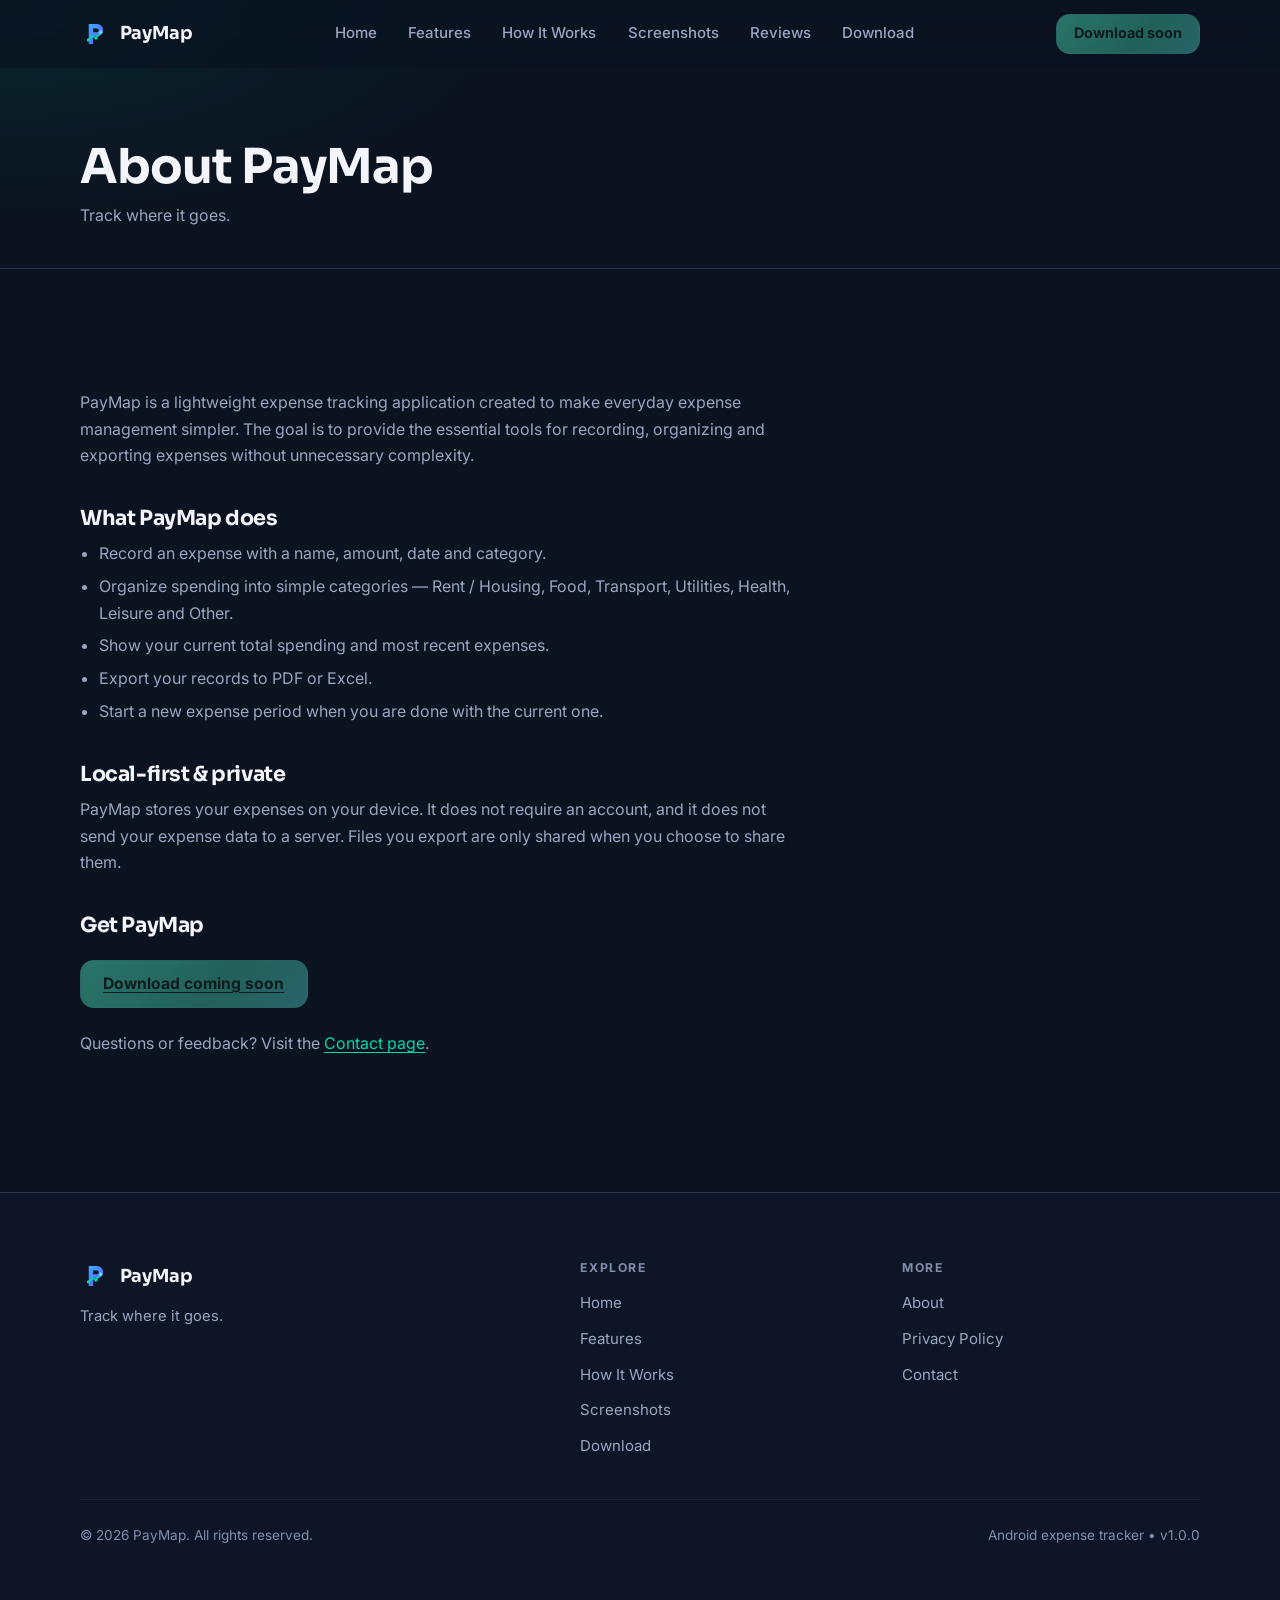
<file: about.html>
<!doctype html>
<html lang="en">
<head>
<meta charset="utf-8" />
<meta name="viewport" content="width=device-width, initial-scale=1" />
<script>document.documentElement.classList.add("js");</script>
<title>About PayMap</title>
<meta name="description" content="PayMap is a lightweight expense tracking application created to make everyday expense management simpler." />
<meta name="theme-color" content="#0B1220" />
<link rel="canonical" href="https://paymap.app/about.html" />
<meta property="og:type" content="website" />
<meta property="og:site_name" content="PayMap" />
<meta property="og:title" content="About PayMap" />
<meta property="og:description" content="PayMap is a lightweight expense tracking application created to make everyday expense management simpler." />
<meta property="og:url" content="https://paymap.app/about.html" />
<meta property="og:image" content="https://paymap.app/assets/img/paymap-logo.png" />
<meta name="twitter:card" content="summary_large_image" />
<link rel="icon" href="assets/img/favicon.svg" type="image/svg+xml" />
<link rel="icon" href="assets/img/icon-192.png" type="image/png" sizes="192x192" />
<link rel="apple-touch-icon" href="assets/img/apple-touch-icon.png" />
<link rel="manifest" href="site.webmanifest" />
<link rel="preconnect" href="https://fonts.googleapis.com" />
<link rel="preconnect" href="https://fonts.gstatic.com" crossorigin />
<link rel="stylesheet" href="https://fonts.googleapis.com/css2?family=Inter:wght@400;500;600;700&family=Sora:wght@600;700;800&display=swap" />
<link rel="stylesheet" href="assets/css/styles.css" />
<script src="assets/js/config.js"></script>
</head>
<body>
<a class="skip-link" href="#main">Skip to content</a>

<header class="nav" id="top">
  <div class="nav__inner">
    <a class="brand" href="index.html" aria-label="PayMap — home">
      <svg class="brand__mark" viewBox="0 0 48 48" aria-hidden="true" focusable="false">
        <defs><linearGradient id="bm" x1="6" y1="4" x2="42" y2="44" gradientUnits="userSpaceOnUse">
          <stop offset="0" stop-color="#38BDF8" /><stop offset=".55" stop-color="#4F7CFF" /><stop offset="1" stop-color="#A855F7" />
        </linearGradient></defs>
        <path d="M14 8h13a10 10 0 0 1 0 20h-6v12h-7V8Zm7 7v6h6a3 3 0 0 0 0-6h-6Z" fill="url(#bm)" />
        <path d="M13.5 33.5 20 27l5.5 3.5L33 21" fill="none" stroke="#00D9A3" stroke-width="2.6" stroke-linecap="round" stroke-linejoin="round" />
        <circle cx="13.5" cy="33.5" r="2.6" fill="#00D9A3" /><circle cx="25.5" cy="30.5" r="2.6" fill="#00D9A3" /><circle cx="33" cy="21" r="2.6" fill="#6FE3FF" />
      </svg>
      <span>PayMap</span>
    </a>
    <nav class="nav__links" aria-label="Primary">
      <a href="index.html" data-navlink="index.html">Home</a>
      <a href="index.html#features">Features</a>
      <a href="index.html#how">How It Works</a>
      <a href="index.html#screenshots">Screenshots</a>
      <a href="index.html#reviews">Reviews</a>
      <a href="index.html#download">Download</a>
    </nav>
    <div class="nav__actions">
      <a class="btn btn--primary nav__cta" data-cfg-link="APP_DOWNLOAD_URL" data-cfg-placeholder-text="Download soon" href="#" rel="noopener"><span data-cfg-label>Download</span></a>
    </div>
    <button class="nav__toggle" type="button" aria-label="Open menu" aria-expanded="false" aria-controls="mobile-menu">
      <svg class="icon-open" viewBox="0 0 24 24" fill="none" stroke="currentColor" stroke-width="2" stroke-linecap="round" aria-hidden="true"><path d="M4 7h16M4 12h16M4 17h16" /></svg>
      <svg class="icon-close" viewBox="0 0 24 24" fill="none" stroke="currentColor" stroke-width="2" stroke-linecap="round" aria-hidden="true"><path d="M6 6l12 12M18 6 6 18" /></svg>
    </button>
  </div>
</header>

<div class="menu-backdrop"></div>
<div class="mobile-menu" id="mobile-menu">
  <ul>
    <li><a href="index.html">Home</a></li>
    <li><a href="index.html#features">Features</a></li>
    <li><a href="index.html#how">How It Works</a></li>
    <li><a href="index.html#screenshots">Screenshots</a></li>
    <li><a href="index.html#reviews">Reviews</a></li>
    <li><a href="index.html#download">Download</a></li>
    <li><a href="about.html" aria-current="page">About</a></li>
    <li><a href="privacy.html">Privacy Policy</a></li>
    <li><a href="contact.html">Contact</a></li>
  </ul>
  <div class="mobile-menu__actions">
    <a class="btn btn--primary btn--block" data-cfg-link="APP_DOWNLOAD_URL" data-cfg-placeholder-text="Download coming soon" href="#" rel="noopener"><span data-cfg-label>Download PayMap</span></a>
  </div>
</div>

<div class="page-head">
  <div class="container">
    <h1>About PayMap</h1>
    <p>Track where it goes.</p>
  </div>
</div>

<main id="main" class="section">
  <div class="container">
    <div class="prose">
      <p>PayMap is a lightweight expense tracking application created to make everyday expense management simpler. The goal is to provide the essential tools for recording, organizing and exporting expenses without unnecessary complexity.</p>

      <h2>What PayMap does</h2>
      <ul>
        <li>Record an expense with a name, amount, date and category.</li>
        <li>Organize spending into simple categories &mdash; Rent / Housing, Food, Transport, Utilities, Health, Leisure and Other.</li>
        <li>Show your current total spending and most recent expenses.</li>
        <li>Export your records to PDF or Excel.</li>
        <li>Start a new expense period when you are done with the current one.</li>
      </ul>

      <h2>Local-first &amp; private</h2>
      <p>PayMap stores your expenses on your device. It does not require an account, and it does not send your expense data to a server. Files you export are only shared when you choose to share them.</p>

      <h2>Get PayMap</h2>
      <div class="btn-row" style="margin:1.4rem 0">
        <a class="btn btn--primary" data-cfg-link="APP_DOWNLOAD_URL" data-cfg-placeholder-text="Download coming soon" href="#" rel="noopener"><span data-cfg-label>Download PayMap</span></a>
        <a class="btn btn--ghost" data-cfg-link="GOOGLE_PLAY_URL" data-cfg-optional href="#" rel="noopener" target="_blank" hidden>View on Google Play</a>
      </div>
      <p>Questions or feedback? Visit the <a href="contact.html">Contact page</a>.</p>
    </div>
  </div>
</main>

<footer class="footer">
  <div class="container">
    <div class="footer__grid">
      <div class="footer__brand">
        <a class="brand" href="index.html" aria-label="PayMap — home">
          <svg class="brand__mark" viewBox="0 0 48 48" aria-hidden="true" focusable="false">
            <defs><linearGradient id="bmf" x1="6" y1="4" x2="42" y2="44" gradientUnits="userSpaceOnUse">
              <stop offset="0" stop-color="#38BDF8" /><stop offset=".55" stop-color="#4F7CFF" /><stop offset="1" stop-color="#A855F7" />
            </linearGradient></defs>
            <path d="M14 8h13a10 10 0 0 1 0 20h-6v12h-7V8Zm7 7v6h6a3 3 0 0 0 0-6h-6Z" fill="url(#bmf)" />
            <path d="M13.5 33.5 20 27l5.5 3.5L33 21" fill="none" stroke="#00D9A3" stroke-width="2.6" stroke-linecap="round" stroke-linejoin="round" />
            <circle cx="13.5" cy="33.5" r="2.6" fill="#00D9A3" /><circle cx="25.5" cy="30.5" r="2.6" fill="#00D9A3" /><circle cx="33" cy="21" r="2.6" fill="#6FE3FF" />
          </svg>
          <span>PayMap</span>
        </a>
        <p>Track where it goes.</p>
      </div>
      <nav class="footer__col" aria-label="Explore PayMap">
        <h3>Explore</h3>
        <ul>
          <li><a href="index.html">Home</a></li>
          <li><a href="index.html#features">Features</a></li>
          <li><a href="index.html#how">How It Works</a></li>
          <li><a href="index.html#screenshots">Screenshots</a></li>
          <li><a href="index.html#download">Download</a></li>
        </ul>
      </nav>
      <nav class="footer__col" aria-label="More">
        <h3>More</h3>
        <ul>
          <li><a href="about.html">About</a></li>
          <li><a href="privacy.html">Privacy Policy</a></li>
          <li><a href="contact.html">Contact</a></li>
        </ul>
      </nav>
    </div>
    <div class="footer__bottom">
      <span>&copy; <span data-year>2026</span> PayMap. All rights reserved.</span>
      <span>Android expense tracker &bull; v<span data-cfg-text="APP_VERSION">1.0.0</span></span>
    </div>
  </div>
</footer>

<script src="assets/js/site.js" defer></script>
</body>
</html>
</file>
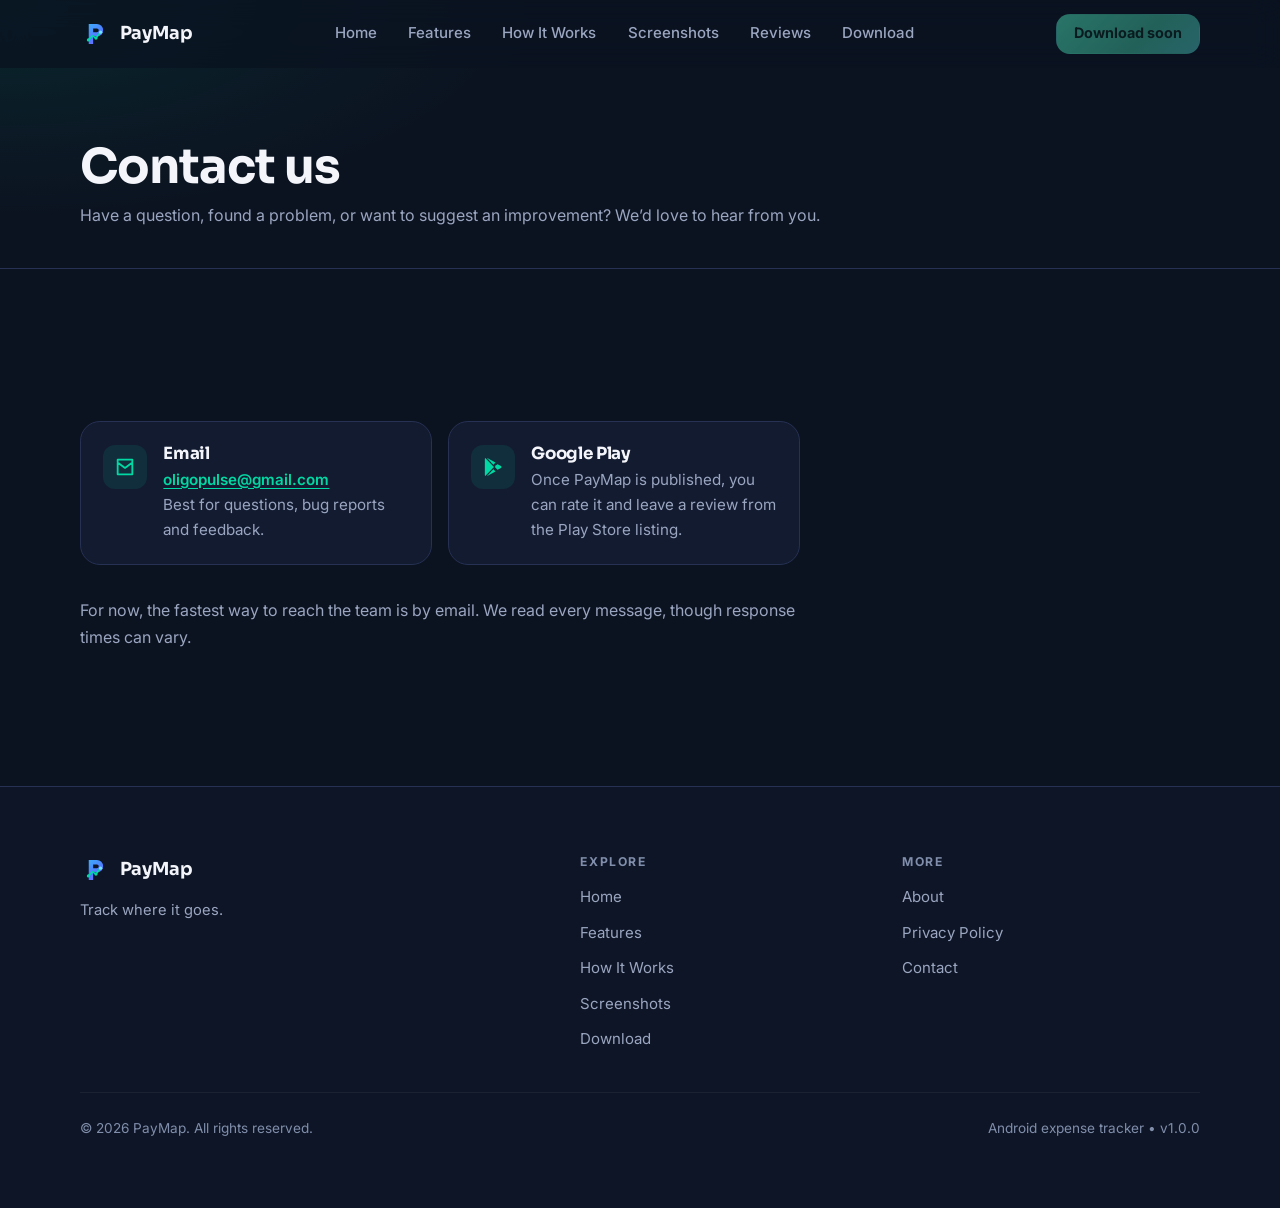
<file: contact.html>
<!doctype html>
<html lang="en">
<head>
<meta charset="utf-8" />
<meta name="viewport" content="width=device-width, initial-scale=1" />
<script>document.documentElement.classList.add("js");</script>
<title>Contact — PayMap</title>
<meta name="description" content="Have a question about PayMap, found a problem, or want to suggest an improvement? Get in touch." />
<meta name="theme-color" content="#0B1220" />
<link rel="canonical" href="https://paymap.app/contact.html" />
<meta property="og:type" content="website" />
<meta property="og:site_name" content="PayMap" />
<meta property="og:title" content="Contact — PayMap" />
<meta property="og:description" content="Have a question about PayMap, found a problem, or want to suggest an improvement? Get in touch." />
<meta property="og:url" content="https://paymap.app/contact.html" />
<meta property="og:image" content="https://paymap.app/assets/img/paymap-logo.png" />
<meta name="twitter:card" content="summary_large_image" />
<link rel="icon" href="assets/img/favicon.svg" type="image/svg+xml" />
<link rel="icon" href="assets/img/icon-192.png" type="image/png" sizes="192x192" />
<link rel="apple-touch-icon" href="assets/img/apple-touch-icon.png" />
<link rel="manifest" href="site.webmanifest" />
<link rel="preconnect" href="https://fonts.googleapis.com" />
<link rel="preconnect" href="https://fonts.gstatic.com" crossorigin />
<link rel="stylesheet" href="https://fonts.googleapis.com/css2?family=Inter:wght@400;500;600;700&family=Sora:wght@600;700;800&display=swap" />
<link rel="stylesheet" href="assets/css/styles.css" />
<script src="assets/js/config.js"></script>
</head>
<body>
<a class="skip-link" href="#main">Skip to content</a>

<header class="nav" id="top">
  <div class="nav__inner">
    <a class="brand" href="index.html" aria-label="PayMap — home">
      <svg class="brand__mark" viewBox="0 0 48 48" aria-hidden="true" focusable="false">
        <defs><linearGradient id="bm" x1="6" y1="4" x2="42" y2="44" gradientUnits="userSpaceOnUse">
          <stop offset="0" stop-color="#38BDF8" /><stop offset=".55" stop-color="#4F7CFF" /><stop offset="1" stop-color="#A855F7" />
        </linearGradient></defs>
        <path d="M14 8h13a10 10 0 0 1 0 20h-6v12h-7V8Zm7 7v6h6a3 3 0 0 0 0-6h-6Z" fill="url(#bm)" />
        <path d="M13.5 33.5 20 27l5.5 3.5L33 21" fill="none" stroke="#00D9A3" stroke-width="2.6" stroke-linecap="round" stroke-linejoin="round" />
        <circle cx="13.5" cy="33.5" r="2.6" fill="#00D9A3" /><circle cx="25.5" cy="30.5" r="2.6" fill="#00D9A3" /><circle cx="33" cy="21" r="2.6" fill="#6FE3FF" />
      </svg>
      <span>PayMap</span>
    </a>
    <nav class="nav__links" aria-label="Primary">
      <a href="index.html" data-navlink="index.html">Home</a>
      <a href="index.html#features">Features</a>
      <a href="index.html#how">How It Works</a>
      <a href="index.html#screenshots">Screenshots</a>
      <a href="index.html#reviews">Reviews</a>
      <a href="index.html#download">Download</a>
    </nav>
    <div class="nav__actions">
      <a class="btn btn--primary nav__cta" data-cfg-link="APP_DOWNLOAD_URL" data-cfg-placeholder-text="Download soon" href="#" rel="noopener"><span data-cfg-label>Download</span></a>
    </div>
    <button class="nav__toggle" type="button" aria-label="Open menu" aria-expanded="false" aria-controls="mobile-menu">
      <svg class="icon-open" viewBox="0 0 24 24" fill="none" stroke="currentColor" stroke-width="2" stroke-linecap="round" aria-hidden="true"><path d="M4 7h16M4 12h16M4 17h16" /></svg>
      <svg class="icon-close" viewBox="0 0 24 24" fill="none" stroke="currentColor" stroke-width="2" stroke-linecap="round" aria-hidden="true"><path d="M6 6l12 12M18 6 6 18" /></svg>
    </button>
  </div>
</header>

<div class="menu-backdrop"></div>
<div class="mobile-menu" id="mobile-menu">
  <ul>
    <li><a href="index.html">Home</a></li>
    <li><a href="index.html#features">Features</a></li>
    <li><a href="index.html#how">How It Works</a></li>
    <li><a href="index.html#screenshots">Screenshots</a></li>
    <li><a href="index.html#reviews">Reviews</a></li>
    <li><a href="index.html#download">Download</a></li>
    <li><a href="about.html">About</a></li>
    <li><a href="privacy.html">Privacy Policy</a></li>
    <li><a href="contact.html" aria-current="page">Contact</a></li>
  </ul>
  <div class="mobile-menu__actions">
    <a class="btn btn--primary btn--block" data-cfg-link="APP_DOWNLOAD_URL" data-cfg-placeholder-text="Download coming soon" href="#" rel="noopener"><span data-cfg-label>Download PayMap</span></a>
  </div>
</div>

<div class="page-head">
  <div class="container">
    <h1>Contact us</h1>
    <p>Have a question, found a problem, or want to suggest an improvement? We&rsquo;d love to hear from you.</p>
  </div>
</div>

<main id="main" class="section">
  <div class="container">
    <div class="prose">
      <div class="contact-cards">
        <div class="contact-card">
          <span class="contact-card__ic" aria-hidden="true">
            <svg viewBox="0 0 24 24" fill="none" stroke="currentColor" stroke-width="2" stroke-linecap="round" stroke-linejoin="round"><path d="M4 4h16v16H4zM4 7l8 6 8-6" /></svg>
          </span>
          <div>
            <h2>Email</h2>
            <p><a data-cfg-link="SUPPORT_EMAIL" data-cfg-mailto data-cfg-placeholder-text="Set SUPPORT_EMAIL in config.js" href="#">Email the PayMap team</a></p>
            <p>Best for questions, bug reports and feedback.</p>
          </div>
        </div>

        <div class="contact-card">
          <span class="contact-card__ic" aria-hidden="true">
            <svg viewBox="0 0 24 24" fill="currentColor"><path d="M3.6 2.3 13 12 3.6 21.7c-.3-.2-.5-.6-.5-1V3.3c0-.4.2-.8.5-1Zm10.8 8.3L17 8.9l3.7 2.1c.7.4.7 1.6 0 2l-3.7 2.1-2.6-2.5ZM5.2 1.8l9.5 5.4-2.3 2.3-7.2-7.7ZM12.4 14.5l2.3 2.3-9.5 5.4 7.2-7.7Z" /></svg>
          </span>
          <div>
            <h2>Google Play</h2>
            <p>Once PayMap is published, you can rate it and leave a review from the Play Store listing. <a data-cfg-link="GOOGLE_PLAY_URL" data-cfg-optional href="#" rel="noopener" target="_blank" hidden>View the listing</a></p>
          </div>
        </div>
      </div>

      <p>For now, the fastest way to reach the team is by email. We read every message, though response times can vary.</p>
    </div>
  </div>
</main>

<footer class="footer">
  <div class="container">
    <div class="footer__grid">
      <div class="footer__brand">
        <a class="brand" href="index.html" aria-label="PayMap — home">
          <svg class="brand__mark" viewBox="0 0 48 48" aria-hidden="true" focusable="false">
            <defs><linearGradient id="bmf" x1="6" y1="4" x2="42" y2="44" gradientUnits="userSpaceOnUse">
              <stop offset="0" stop-color="#38BDF8" /><stop offset=".55" stop-color="#4F7CFF" /><stop offset="1" stop-color="#A855F7" />
            </linearGradient></defs>
            <path d="M14 8h13a10 10 0 0 1 0 20h-6v12h-7V8Zm7 7v6h6a3 3 0 0 0 0-6h-6Z" fill="url(#bmf)" />
            <path d="M13.5 33.5 20 27l5.5 3.5L33 21" fill="none" stroke="#00D9A3" stroke-width="2.6" stroke-linecap="round" stroke-linejoin="round" />
            <circle cx="13.5" cy="33.5" r="2.6" fill="#00D9A3" /><circle cx="25.5" cy="30.5" r="2.6" fill="#00D9A3" /><circle cx="33" cy="21" r="2.6" fill="#6FE3FF" />
          </svg>
          <span>PayMap</span>
        </a>
        <p>Track where it goes.</p>
      </div>
      <nav class="footer__col" aria-label="Explore PayMap">
        <h3>Explore</h3>
        <ul>
          <li><a href="index.html">Home</a></li>
          <li><a href="index.html#features">Features</a></li>
          <li><a href="index.html#how">How It Works</a></li>
          <li><a href="index.html#screenshots">Screenshots</a></li>
          <li><a href="index.html#download">Download</a></li>
        </ul>
      </nav>
      <nav class="footer__col" aria-label="More">
        <h3>More</h3>
        <ul>
          <li><a href="about.html">About</a></li>
          <li><a href="privacy.html">Privacy Policy</a></li>
          <li><a href="contact.html">Contact</a></li>
        </ul>
      </nav>
    </div>
    <div class="footer__bottom">
      <span>&copy; <span data-year>2026</span> PayMap. All rights reserved.</span>
      <span>Android expense tracker &bull; v<span data-cfg-text="APP_VERSION">1.0.0</span></span>
    </div>
  </div>
</footer>

<script src="assets/js/site.js" defer></script>
</body>
</html>
</file>
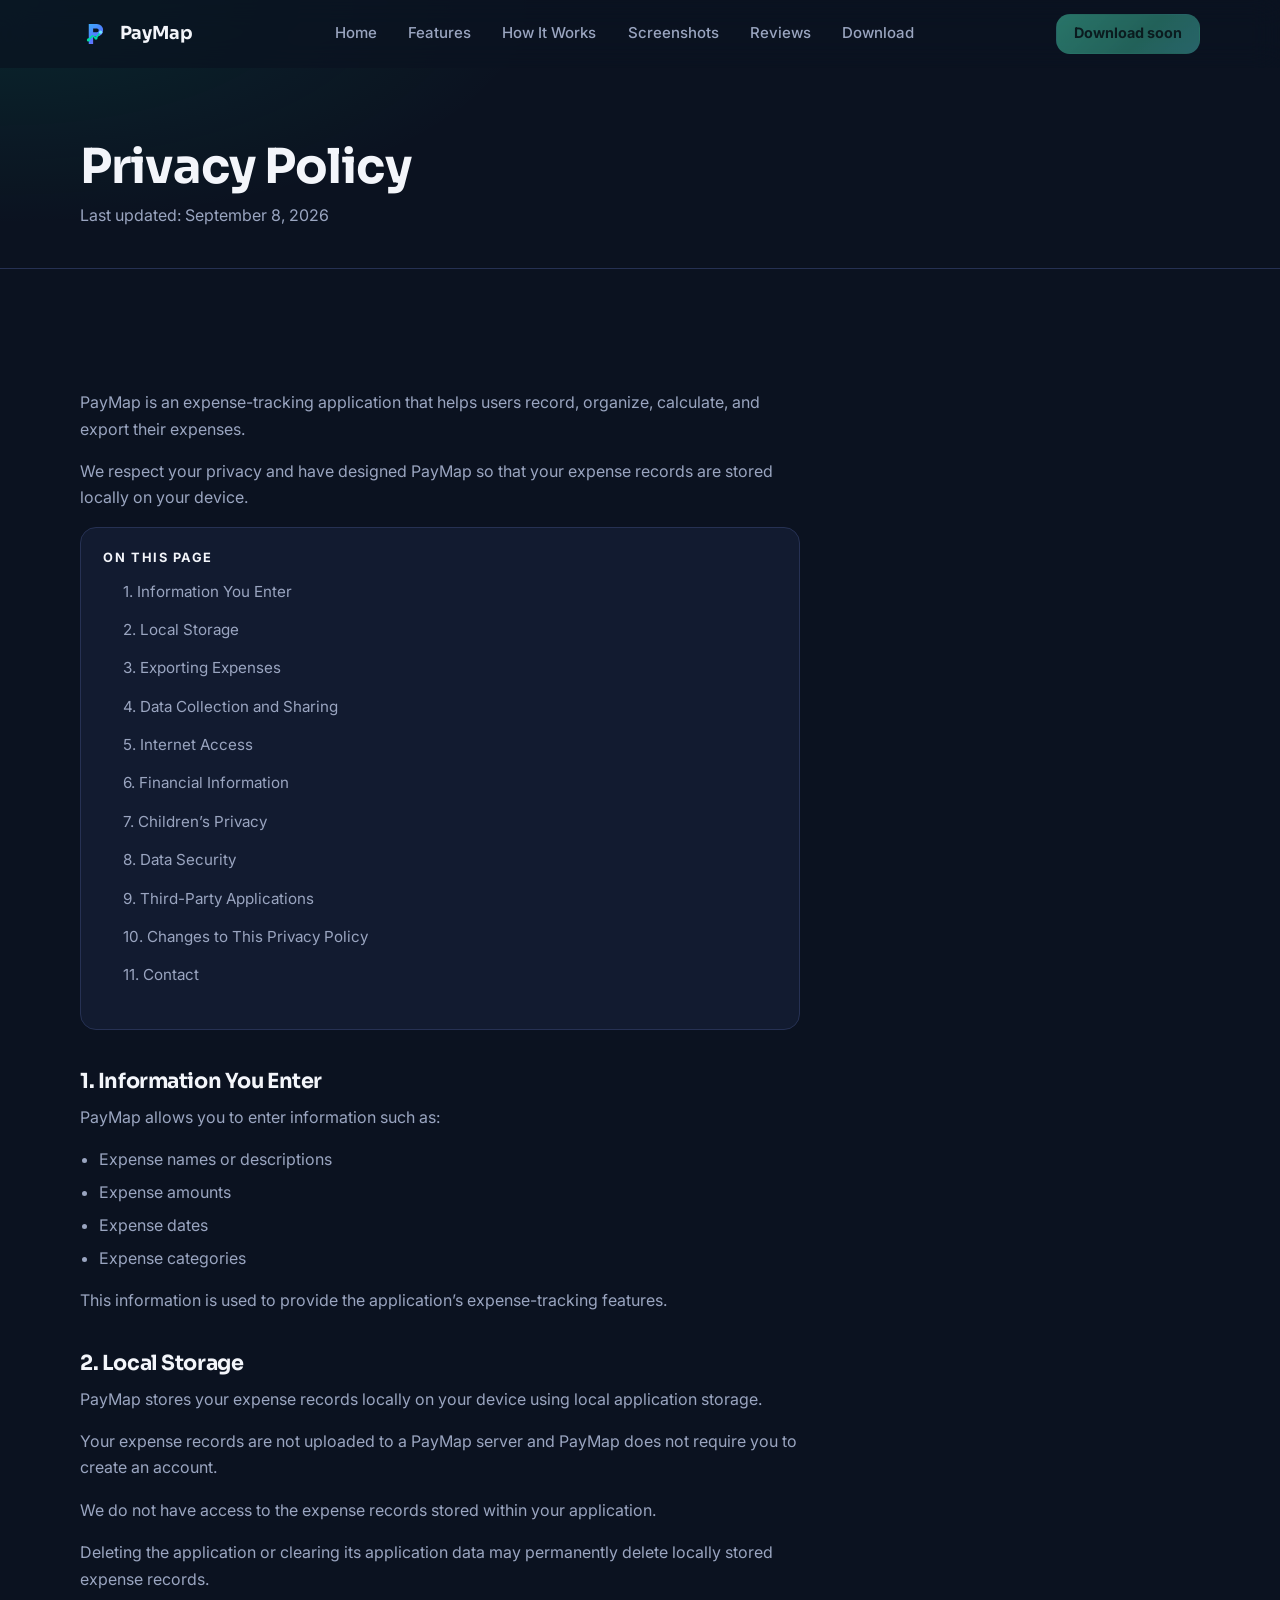
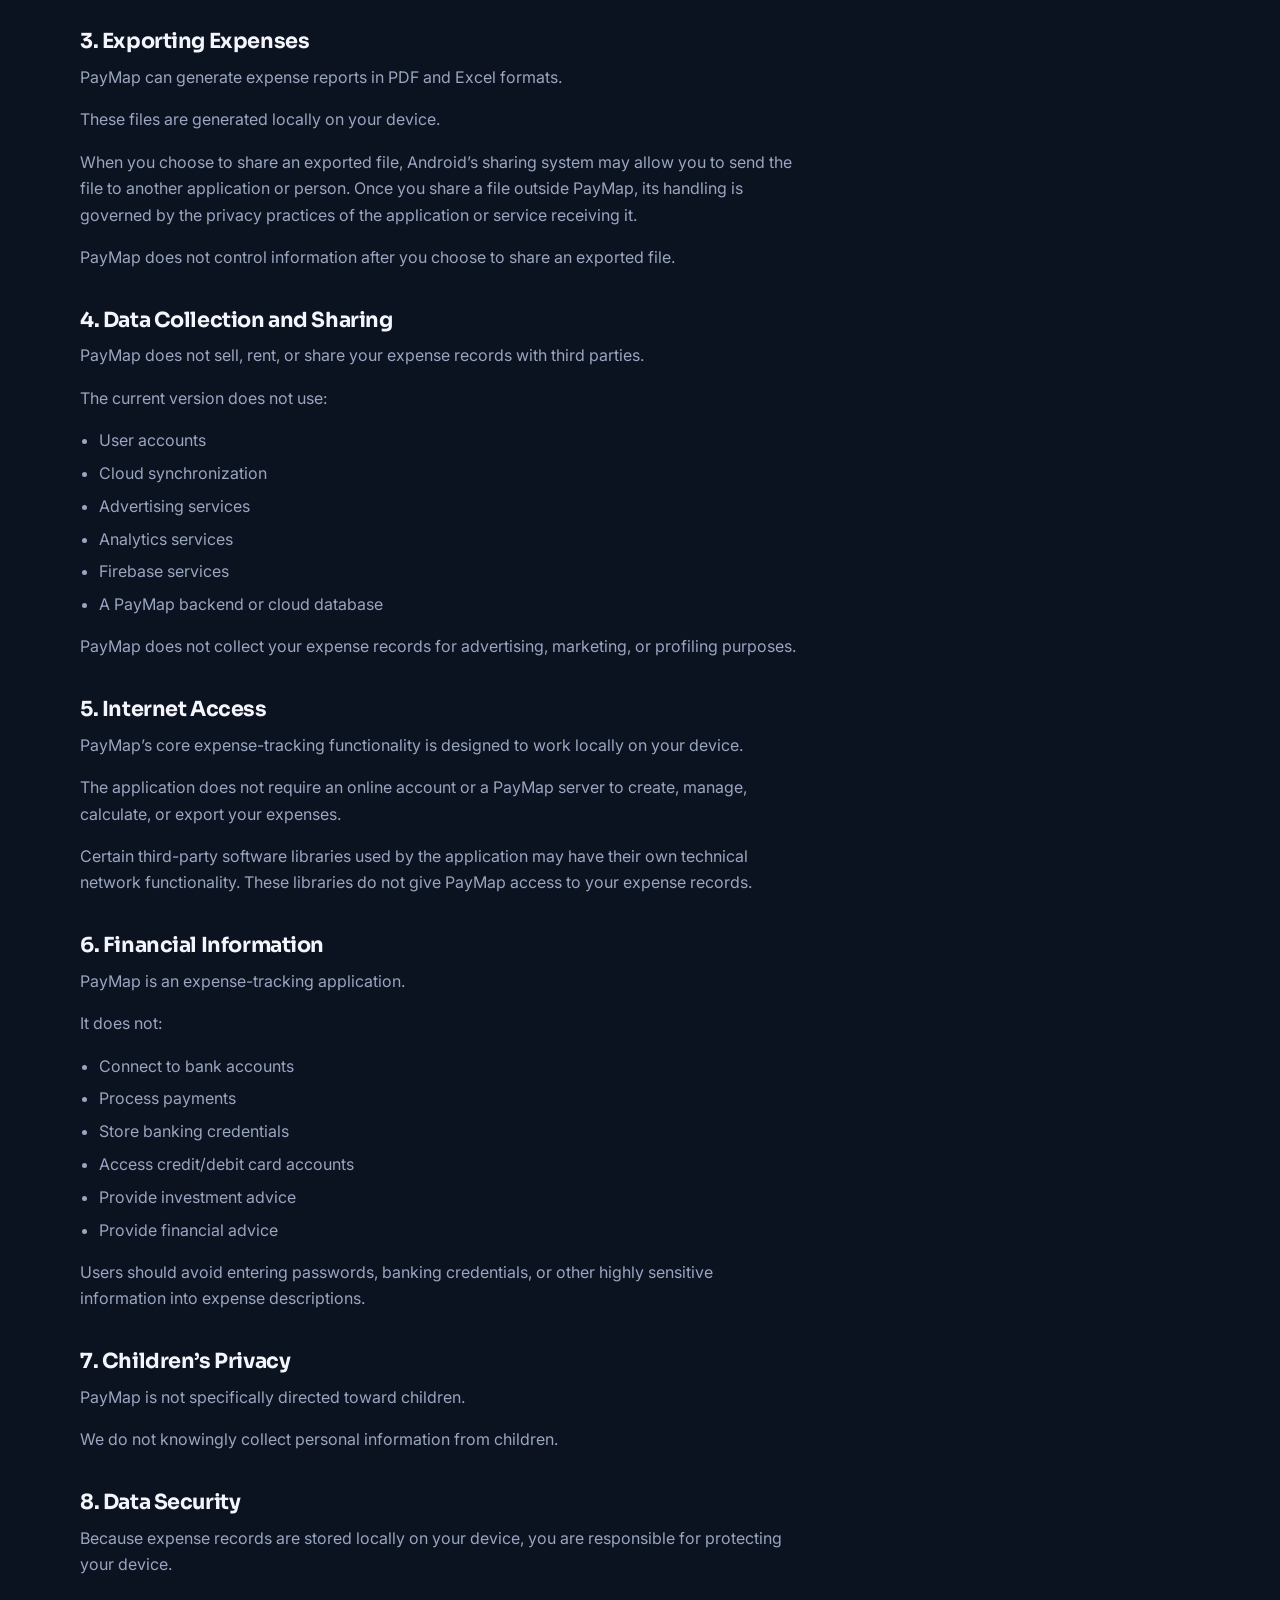
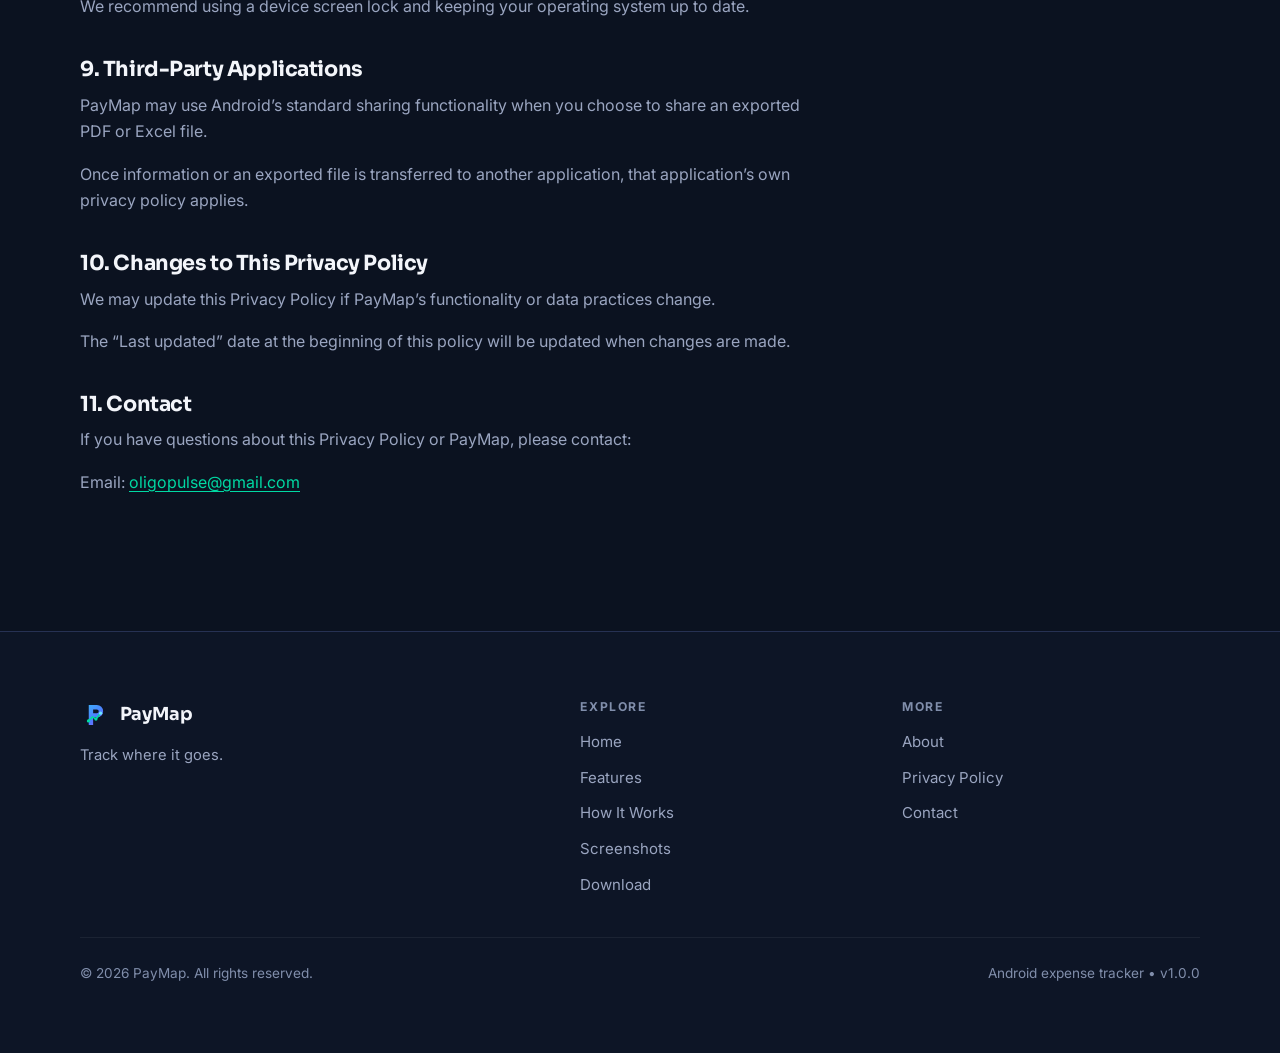
<file: privacy.html>
<!doctype html>
<html lang="en">
<head>
<meta charset="utf-8" />
<meta name="viewport" content="width=device-width, initial-scale=1" />
<script>document.documentElement.classList.add("js");</script>
<title>Privacy Policy — PayMap</title>
<meta name="description" content="How PayMap handles the information you enter. PayMap is local-first: your expenses stay on your device and are never sent to us." />
<meta name="theme-color" content="#0B1220" />
<link rel="canonical" href="https://paymap.app/privacy.html" />
<meta property="og:type" content="website" />
<meta property="og:site_name" content="PayMap" />
<meta property="og:title" content="Privacy Policy — PayMap" />
<meta property="og:description" content="PayMap is local-first: your expenses stay on your device and are never sent to us." />
<meta property="og:url" content="https://paymap.app/privacy.html" />
<meta property="og:image" content="https://paymap.app/assets/img/paymap-logo.png" />
<meta name="twitter:card" content="summary_large_image" />
<link rel="icon" href="assets/img/favicon.svg" type="image/svg+xml" />
<link rel="icon" href="assets/img/icon-192.png" type="image/png" sizes="192x192" />
<link rel="apple-touch-icon" href="assets/img/apple-touch-icon.png" />
<link rel="manifest" href="site.webmanifest" />
<link rel="preconnect" href="https://fonts.googleapis.com" />
<link rel="preconnect" href="https://fonts.gstatic.com" crossorigin />
<link rel="stylesheet" href="https://fonts.googleapis.com/css2?family=Inter:wght@400;500;600;700&family=Sora:wght@600;700;800&display=swap" />
<link rel="stylesheet" href="assets/css/styles.css" />
<script src="assets/js/config.js"></script>
</head>
<body>
<a class="skip-link" href="#main">Skip to content</a>

<header class="nav" id="top">
  <div class="nav__inner">
    <a class="brand" href="index.html" aria-label="PayMap — home">
      <svg class="brand__mark" viewBox="0 0 48 48" aria-hidden="true" focusable="false">
        <defs><linearGradient id="bm" x1="6" y1="4" x2="42" y2="44" gradientUnits="userSpaceOnUse">
          <stop offset="0" stop-color="#38BDF8" /><stop offset=".55" stop-color="#4F7CFF" /><stop offset="1" stop-color="#A855F7" />
        </linearGradient></defs>
        <path d="M14 8h13a10 10 0 0 1 0 20h-6v12h-7V8Zm7 7v6h6a3 3 0 0 0 0-6h-6Z" fill="url(#bm)" />
        <path d="M13.5 33.5 20 27l5.5 3.5L33 21" fill="none" stroke="#00D9A3" stroke-width="2.6" stroke-linecap="round" stroke-linejoin="round" />
        <circle cx="13.5" cy="33.5" r="2.6" fill="#00D9A3" /><circle cx="25.5" cy="30.5" r="2.6" fill="#00D9A3" /><circle cx="33" cy="21" r="2.6" fill="#6FE3FF" />
      </svg>
      <span>PayMap</span>
    </a>
    <nav class="nav__links" aria-label="Primary">
      <a href="index.html" data-navlink="index.html">Home</a>
      <a href="index.html#features">Features</a>
      <a href="index.html#how">How It Works</a>
      <a href="index.html#screenshots">Screenshots</a>
      <a href="index.html#reviews">Reviews</a>
      <a href="index.html#download">Download</a>
    </nav>
    <div class="nav__actions">
      <a class="btn btn--primary nav__cta" data-cfg-link="APP_DOWNLOAD_URL" data-cfg-placeholder-text="Download soon" href="#" rel="noopener"><span data-cfg-label>Download</span></a>
    </div>
    <button class="nav__toggle" type="button" aria-label="Open menu" aria-expanded="false" aria-controls="mobile-menu">
      <svg class="icon-open" viewBox="0 0 24 24" fill="none" stroke="currentColor" stroke-width="2" stroke-linecap="round" aria-hidden="true"><path d="M4 7h16M4 12h16M4 17h16" /></svg>
      <svg class="icon-close" viewBox="0 0 24 24" fill="none" stroke="currentColor" stroke-width="2" stroke-linecap="round" aria-hidden="true"><path d="M6 6l12 12M18 6 6 18" /></svg>
    </button>
  </div>
</header>

<div class="menu-backdrop"></div>
<div class="mobile-menu" id="mobile-menu">
  <ul>
    <li><a href="index.html">Home</a></li>
    <li><a href="index.html#features">Features</a></li>
    <li><a href="index.html#how">How It Works</a></li>
    <li><a href="index.html#screenshots">Screenshots</a></li>
    <li><a href="index.html#reviews">Reviews</a></li>
    <li><a href="index.html#download">Download</a></li>
    <li><a href="about.html">About</a></li>
    <li><a href="privacy.html" aria-current="page">Privacy Policy</a></li>
    <li><a href="contact.html">Contact</a></li>
  </ul>
  <div class="mobile-menu__actions">
    <a class="btn btn--primary btn--block" data-cfg-link="APP_DOWNLOAD_URL" data-cfg-placeholder-text="Download coming soon" href="#" rel="noopener"><span data-cfg-label>Download PayMap</span></a>
  </div>
</div>

<div class="page-head">
  <div class="container">
    <h1>Privacy Policy</h1>
    <p>Last updated: <span data-cfg-text="PRIVACY_LAST_UPDATED">8 September 2026</span></p>
  </div>
</div>

<main id="main" class="section">
  <div class="container">
    <div class="prose">
      <p>PayMap is an expense-tracking application that helps users record, organize, calculate, and export their expenses.</p>
      <p>We respect your privacy and have designed PayMap so that your expense records are stored locally on your device.</p>

      <nav class="toc" aria-label="On this page">
        <p>On this page</p>
        <ul>
          <li><a href="#info-you-enter">1. Information You Enter</a></li>
          <li><a href="#local-storage">2. Local Storage</a></li>
          <li><a href="#exports">3. Exporting Expenses</a></li>
          <li><a href="#collection">4. Data Collection and Sharing</a></li>
          <li><a href="#network">5. Internet Access</a></li>
          <li><a href="#financial">6. Financial Information</a></li>
          <li><a href="#children">7. Children&rsquo;s Privacy</a></li>
          <li><a href="#security">8. Data Security</a></li>
          <li><a href="#third-parties">9. Third-Party Applications</a></li>
          <li><a href="#changes">10. Changes to This Privacy Policy</a></li>
          <li><a href="#contact">11. Contact</a></li>
        </ul>
      </nav>

      <h2 id="info-you-enter">1. Information You Enter</h2>
      <p>PayMap allows you to enter information such as:</p>
      <ul>
        <li>Expense names or descriptions</li>
        <li>Expense amounts</li>
        <li>Expense dates</li>
        <li>Expense categories</li>
      </ul>
      <p>This information is used to provide the application&rsquo;s expense-tracking features.</p>

      <h2 id="local-storage">2. Local Storage</h2>
      <p>PayMap stores your expense records locally on your device using local application storage.</p>
      <p>Your expense records are not uploaded to a PayMap server and PayMap does not require you to create an account.</p>
      <p>We do not have access to the expense records stored within your application.</p>
      <p>Deleting the application or clearing its application data may permanently delete locally stored expense records.</p>

      <h2 id="exports">3. Exporting Expenses</h2>
      <p>PayMap can generate expense reports in PDF and Excel formats.</p>
      <p>These files are generated locally on your device.</p>
      <p>When you choose to share an exported file, Android&rsquo;s sharing system may allow you to send the file to another application or person. Once you share a file outside PayMap, its handling is governed by the privacy practices of the application or service receiving it.</p>
      <p>PayMap does not control information after you choose to share an exported file.</p>

      <h2 id="collection">4. Data Collection and Sharing</h2>
      <p>PayMap does not sell, rent, or share your expense records with third parties.</p>
      <p>The current version does not use:</p>
      <ul>
        <li>User accounts</li>
        <li>Cloud synchronization</li>
        <li>Advertising services</li>
        <li>Analytics services</li>
        <li>Firebase services</li>
        <li>A PayMap backend or cloud database</li>
      </ul>
      <p>PayMap does not collect your expense records for advertising, marketing, or profiling purposes.</p>

      <h2 id="network">5. Internet Access</h2>
      <p>PayMap&rsquo;s core expense-tracking functionality is designed to work locally on your device.</p>
      <p>The application does not require an online account or a PayMap server to create, manage, calculate, or export your expenses.</p>
      <p>Certain third-party software libraries used by the application may have their own technical network functionality. These libraries do not give PayMap access to your expense records.</p>

      <h2 id="financial">6. Financial Information</h2>
      <p>PayMap is an expense-tracking application.</p>
      <p>It does not:</p>
      <ul>
        <li>Connect to bank accounts</li>
        <li>Process payments</li>
        <li>Store banking credentials</li>
        <li>Access credit/debit card accounts</li>
        <li>Provide investment advice</li>
        <li>Provide financial advice</li>
      </ul>
      <p>Users should avoid entering passwords, banking credentials, or other highly sensitive information into expense descriptions.</p>

      <h2 id="children">7. Children&rsquo;s Privacy</h2>
      <p>PayMap is not specifically directed toward children.</p>
      <p>We do not knowingly collect personal information from children.</p>

      <h2 id="security">8. Data Security</h2>
      <p>Because expense records are stored locally on your device, you are responsible for protecting your device.</p>
      <p>We recommend using a device screen lock and keeping your operating system up to date.</p>

      <h2 id="third-parties">9. Third-Party Applications</h2>
      <p>PayMap may use Android&rsquo;s standard sharing functionality when you choose to share an exported PDF or Excel file.</p>
      <p>Once information or an exported file is transferred to another application, that application&rsquo;s own privacy policy applies.</p>

      <h2 id="changes">10. Changes to This Privacy Policy</h2>
      <p>We may update this Privacy Policy if PayMap&rsquo;s functionality or data practices change.</p>
      <p>The &ldquo;Last updated&rdquo; date at the beginning of this policy will be updated when changes are made.</p>

      <h2 id="contact">11. Contact</h2>
      <p>If you have questions about this Privacy Policy or PayMap, please contact:</p>
      <p>Email: <a data-cfg-link="SUPPORT_EMAIL" data-cfg-mailto data-cfg-placeholder-text="the support address in config.js" href="#">SUPPORT_EMAIL</a></p>
    </div>
  </div>
</main>

<footer class="footer">
  <div class="container">
    <div class="footer__grid">
      <div class="footer__brand">
        <a class="brand" href="index.html" aria-label="PayMap — home">
          <svg class="brand__mark" viewBox="0 0 48 48" aria-hidden="true" focusable="false">
            <defs><linearGradient id="bmf" x1="6" y1="4" x2="42" y2="44" gradientUnits="userSpaceOnUse">
              <stop offset="0" stop-color="#38BDF8" /><stop offset=".55" stop-color="#4F7CFF" /><stop offset="1" stop-color="#A855F7" />
            </linearGradient></defs>
            <path d="M14 8h13a10 10 0 0 1 0 20h-6v12h-7V8Zm7 7v6h6a3 3 0 0 0 0-6h-6Z" fill="url(#bmf)" />
            <path d="M13.5 33.5 20 27l5.5 3.5L33 21" fill="none" stroke="#00D9A3" stroke-width="2.6" stroke-linecap="round" stroke-linejoin="round" />
            <circle cx="13.5" cy="33.5" r="2.6" fill="#00D9A3" /><circle cx="25.5" cy="30.5" r="2.6" fill="#00D9A3" /><circle cx="33" cy="21" r="2.6" fill="#6FE3FF" />
          </svg>
          <span>PayMap</span>
        </a>
        <p>Track where it goes.</p>
      </div>
      <nav class="footer__col" aria-label="Explore PayMap">
        <h3>Explore</h3>
        <ul>
          <li><a href="index.html">Home</a></li>
          <li><a href="index.html#features">Features</a></li>
          <li><a href="index.html#how">How It Works</a></li>
          <li><a href="index.html#screenshots">Screenshots</a></li>
          <li><a href="index.html#download">Download</a></li>
        </ul>
      </nav>
      <nav class="footer__col" aria-label="More">
        <h3>More</h3>
        <ul>
          <li><a href="about.html">About</a></li>
          <li><a href="privacy.html">Privacy Policy</a></li>
          <li><a href="contact.html">Contact</a></li>
        </ul>
      </nav>
    </div>
    <div class="footer__bottom">
      <span>&copy; <span data-year>2026</span> PayMap. All rights reserved.</span>
      <span>Android expense tracker &bull; v<span data-cfg-text="APP_VERSION">1.0.0</span></span>
    </div>
  </div>
</footer>

<script src="assets/js/site.js" defer></script>
</body>
</html>
</file>
<file: assets/css/styles.css>
/* =============================================================================
 * PayMap — official website stylesheet
 * Mobile-first. Design tokens mirror the PayMap Android (Flutter) app:
 *   lib/theme/app_theme.dart  and  lib/models/expense.dart
 * =========================================================================== */

/* ------------------------------------------------------------------ Tokens -- */
:root {
  /* Surfaces (dark navy is dominant) */
  --bg: #0b1220;
  --surface: #121b30;
  --surface-2: #1a2540;
  --surface-3: #0d1526;
  --border: #263153;
  --border-soft: rgba(255, 255, 255, 0.06);

  /* Text */
  --text: #f3f5fa;
  --text-muted: #9aa5c0;
  --text-dim: #808eab;

  /* Accents (from the app's AppColors) */
  --teal: #00d9a3;
  --teal-deep: #00b389;
  --cyan: #6fe3ff;
  --purple: #c792ff;
  --indigo: #7c9cff;
  --pink: #ff6b8b;
  --amber: #ffb347;

  /* Category colours (match ExpenseCategory.all in the app) */
  --cat-rent: #7c9cff;
  --cat-food: #ffb347;
  --cat-transport: #00d9a3;
  --cat-utilities: #6fe3ff;
  --cat-health: #ff6b8b;
  --cat-leisure: #c792ff;
  --cat-other: #9aa5c0;

  /* Type */
  --font-display: "Sora", ui-sans-serif, system-ui, -apple-system, "Segoe UI", Roboto, sans-serif;
  --font-body: "Inter", ui-sans-serif, system-ui, -apple-system, "Segoe UI", Roboto, sans-serif;

  /* Radius */
  --r-sm: 12px;
  --r: 16px;
  --r-lg: 20px;
  --r-xl: 28px;

  /* Layout */
  --container: 1200px;
  --gutter: clamp(20px, 5vw, 40px);
  --nav-h: 64px;

  /* Effects */
  --shadow-card: 0 1px 0 rgba(255, 255, 255, 0.03) inset, 0 18px 40px -24px rgba(0, 0, 0, 0.7);
  --shadow-pop: 0 30px 60px -30px rgba(0, 0, 0, 0.75);
  --ring: 0 0 0 2px var(--bg), 0 0 0 4px var(--teal);
}

/* ------------------------------------------------------------------- Reset -- */
*,
*::before,
*::after {
  box-sizing: border-box;
}

html {
  -webkit-text-size-adjust: 100%;
  scroll-behavior: smooth;
}

@media (prefers-reduced-motion: reduce) {
  html {
    scroll-behavior: auto;
  }
}

html,
body {
  overflow-x: clip;
}

[hidden] {
  display: none !important;
}

body {
  margin: 0;
  background: var(--bg);
  color: var(--text);
  font-family: var(--font-body);
  font-size: 16px;
  line-height: 1.65;
  font-weight: 400;
  -webkit-font-smoothing: antialiased;
  text-rendering: optimizeLegibility;
}

h1,
h2,
h3,
h4 {
  font-family: var(--font-display);
  font-weight: 700;
  line-height: 1.12;
  letter-spacing: -0.02em;
  color: var(--text);
  margin: 0 0 0.5em;
  text-wrap: balance;
}

h1,
h2,
h3,
h4,
p,
li,
a,
figcaption,
.btn {
  overflow-wrap: break-word;
}

p {
  margin: 0 0 1rem;
  color: var(--text-muted);
}

a {
  color: var(--teal);
  text-decoration: none;
}

a:hover {
  text-decoration: underline;
}

img,
svg,
picture {
  max-width: 100%;
  display: block;
}

ul {
  margin: 0;
  padding: 0;
}

button {
  font: inherit;
  color: inherit;
  cursor: pointer;
}

:where(section, header, footer, main) {
  min-width: 0;
}

/* Anchor targets clear the sticky nav */
:target {
  scroll-margin-top: calc(var(--nav-h) + 24px);
}

section[id] {
  scroll-margin-top: calc(var(--nav-h) + 24px);
}

/* --------------------------------------------------------------- Utilities -- */
.container {
  width: 100%;
  max-width: var(--container);
  margin-inline: auto;
  padding-inline: var(--gutter);
}

.section {
  padding-block: clamp(56px, 10vw, 120px);
}

.section--tight {
  padding-block: clamp(44px, 7vw, 80px);
}

.skip-link {
  position: absolute;
  left: 12px;
  top: 12px;
  transform: translateY(-150%);
  background: var(--teal);
  color: #00281f;
  padding: 10px 16px;
  border-radius: 10px;
  font-weight: 700;
  z-index: 1000;
  transition: transform 0.18s ease;
}

.skip-link:focus {
  transform: translateY(0);
}

.eyebrow {
  font-family: var(--font-body);
  font-size: 0.78rem;
  font-weight: 700;
  letter-spacing: 0.14em;
  text-transform: uppercase;
  color: var(--teal);
  margin: 0 0 0.9rem;
}

.section__head {
  max-width: 640px;
  margin-bottom: clamp(32px, 5vw, 56px);
}

.section__head h2 {
  font-size: clamp(1.7rem, 1rem + 3vw, 2.6rem);
}

.section__head p {
  font-size: 1.05rem;
  margin-bottom: 0;
}

.section__head--center {
  margin-inline: auto;
  text-align: center;
}

:where(a, button, [tabindex]):focus-visible {
  outline: none;
  box-shadow: var(--ring);
  border-radius: 8px;
}

/* --------------------------------------------------------------- Buttons --- */
.btn {
  --_bg: var(--surface-2);
  --_fg: var(--text);
  display: inline-flex;
  align-items: center;
  justify-content: center;
  gap: 0.55em;
  min-height: 48px;
  padding: 0.85rem 1.4rem;
  border: 1px solid var(--border);
  border-radius: 14px;
  background: var(--_bg);
  color: var(--_fg);
  font-family: var(--font-body);
  font-weight: 600;
  font-size: 0.98rem;
  line-height: 1;
  text-align: center;
  transition: transform 0.15s ease, box-shadow 0.2s ease, background 0.2s ease, border-color 0.2s ease, opacity 0.2s ease;
}

.btn:hover {
  text-decoration: none;
  transform: translateY(-2px);
}

.btn:active {
  transform: translateY(0);
}

.btn__sub {
  display: block;
  font-size: 0.72rem;
  font-weight: 500;
  opacity: 0.72;
  margin-top: 2px;
  line-height: 1;
}

.btn--primary {
  --_bg: linear-gradient(135deg, var(--teal) 0%, var(--teal-deep) 60%, #14b8d4 130%);
  --_fg: #00281f;
  border-color: transparent;
  font-weight: 700;
  box-shadow: 0 10px 30px -12px rgba(0, 217, 163, 0.6);
}

.btn--primary:hover {
  box-shadow: 0 16px 40px -14px rgba(0, 217, 163, 0.7);
}

.btn--ghost {
  --_bg: transparent;
}

.btn--ghost:hover {
  border-color: var(--text-dim);
  background: rgba(255, 255, 255, 0.03);
}

.btn--lg {
  min-height: 54px;
  padding: 1rem 1.7rem;
  font-size: 1.03rem;
}

.btn--block {
  width: 100%;
}

.btn[aria-disabled="true"] {
  cursor: not-allowed;
  opacity: 0.55;
  filter: grayscale(0.4);
  box-shadow: none;
  pointer-events: none;
}

.btn-row {
  display: flex;
  flex-wrap: wrap;
  gap: 12px;
}

/* ------------------------------------------------------------------ Badge --- */
.badge {
  display: inline-flex;
  align-items: center;
  gap: 0.5em;
  padding: 0.4rem 0.85rem;
  border: 1px solid rgba(0, 217, 163, 0.35);
  border-radius: 999px;
  background: rgba(0, 217, 163, 0.08);
  color: var(--teal);
  font-size: 0.72rem;
  font-weight: 700;
  letter-spacing: 0.12em;
  text-transform: uppercase;
}

.badge__dot {
  width: 6px;
  height: 6px;
  border-radius: 50%;
  background: var(--teal);
  box-shadow: 0 0 0 4px rgba(0, 217, 163, 0.18);
}

/* ---------------------------------------------------------------- Navbar --- */
.nav {
  position: fixed;
  inset: 0 0 auto;
  z-index: 100;
  height: var(--nav-h);
  display: flex;
  align-items: center;
  background: rgba(11, 18, 32, 0.72);
  backdrop-filter: blur(14px);
  -webkit-backdrop-filter: blur(14px);
  border-bottom: 1px solid transparent;
  transition: border-color 0.25s ease, background 0.25s ease, box-shadow 0.25s ease;
}

.nav--scrolled {
  background: rgba(11, 18, 32, 0.92);
  border-bottom-color: var(--border);
  box-shadow: 0 10px 30px -20px rgba(0, 0, 0, 0.9);
}

.nav__inner {
  display: flex;
  align-items: center;
  justify-content: space-between;
  gap: 1rem;
  width: 100%;
  max-width: var(--container);
  margin-inline: auto;
  padding-inline: var(--gutter);
}

.brand {
  display: inline-flex;
  align-items: center;
  gap: 0.6rem;
  font-family: var(--font-display);
  font-weight: 700;
  font-size: 1.12rem;
  color: var(--text);
  letter-spacing: -0.01em;
}

.brand:hover {
  text-decoration: none;
}

.brand__mark {
  width: 30px;
  height: 30px;
  flex: none;
}

.nav__links {
  display: none;
  align-items: center;
  gap: 0.35rem;
  list-style: none;
}

.nav__links a {
  display: inline-block;
  padding: 0.5rem 0.8rem;
  border-radius: 10px;
  color: var(--text-muted);
  font-weight: 500;
  font-size: 0.94rem;
  transition: color 0.16s ease, background 0.16s ease;
}

.nav__links a:hover,
.nav__links a[aria-current="page"] {
  color: var(--text);
  background: rgba(255, 255, 255, 0.05);
  text-decoration: none;
}

.nav__actions {
  display: none;
  align-items: center;
  gap: 0.6rem;
}

.nav__ghost-link {
  display: inline-flex;
  align-items: center;
  gap: 0.4rem;
  padding: 0.55rem 0.8rem;
  border-radius: 10px;
  color: var(--text-muted);
  font-weight: 600;
  font-size: 0.9rem;
}

.nav__ghost-link:hover {
  color: var(--text);
  background: rgba(255, 255, 255, 0.05);
  text-decoration: none;
}

.nav__cta {
  min-height: 40px;
  padding: 0.55rem 1.05rem;
  font-size: 0.9rem;
}

/* Hamburger */
.nav__toggle {
  display: inline-flex;
  align-items: center;
  justify-content: center;
  width: 44px;
  height: 44px;
  border: 1px solid var(--border);
  border-radius: 12px;
  background: var(--surface);
  color: var(--text);
}

.nav__toggle svg {
  width: 22px;
  height: 22px;
}

.nav__toggle .icon-close {
  display: none;
}

body.menu-open .nav__toggle .icon-open {
  display: none;
}

body.menu-open .nav__toggle .icon-close {
  display: block;
}

/* Mobile menu panel */
.mobile-menu {
  position: fixed;
  inset: var(--nav-h) 0 auto;
  z-index: 90;
  background: var(--bg);
  border-bottom: 1px solid var(--border);
  padding: 1rem var(--gutter) 1.6rem;
  transform: translateY(-12px);
  opacity: 0;
  visibility: hidden;
  pointer-events: none;
  transition: transform 0.22s ease, opacity 0.22s ease, visibility 0.22s;
  max-height: calc(100dvh - var(--nav-h));
  overflow-y: auto;
}

body.menu-open .mobile-menu {
  transform: translateY(0);
  opacity: 1;
  visibility: visible;
  pointer-events: auto;
}

.mobile-menu ul {
  list-style: none;
}

.mobile-menu a {
  display: block;
  padding: 0.95rem 0.25rem;
  border-bottom: 1px solid var(--border-soft);
  color: var(--text);
  font-family: var(--font-display);
  font-weight: 600;
  font-size: 1.05rem;
}

.mobile-menu a:hover {
  text-decoration: none;
  color: var(--teal);
}

.mobile-menu__actions {
  display: grid;
  gap: 10px;
  margin-top: 1.2rem;
}

.menu-backdrop {
  position: fixed;
  inset: 0;
  z-index: 80;
  background: rgba(4, 8, 16, 0.6);
  opacity: 0;
  visibility: hidden;
  transition: opacity 0.22s ease, visibility 0.22s;
}

body.menu-open .menu-backdrop {
  opacity: 1;
  visibility: visible;
}

/* ------------------------------------------------------------------- Hero --- */
.hero {
  position: relative;
  padding-top: calc(var(--nav-h) + clamp(40px, 9vw, 96px));
  padding-bottom: clamp(56px, 10vw, 120px);
  overflow: clip;
}

.hero__glow {
  position: absolute;
  inset: 0;
  z-index: 0;
  pointer-events: none;
  overflow: clip;
}

.hero__glow::before,
.hero__glow::after {
  content: "";
  position: absolute;
  border-radius: 50%;
  filter: blur(90px);
  opacity: 0.5;
}

.hero__glow::before {
  width: 46vw;
  height: 46vw;
  max-width: 620px;
  max-height: 620px;
  top: -14vw;
  left: -10vw;
  background: radial-gradient(circle at 30% 30%, rgba(0, 217, 163, 0.5), transparent 62%);
}

.hero__glow::after {
  width: 42vw;
  height: 42vw;
  max-width: 560px;
  max-height: 560px;
  top: 6vw;
  right: -14vw;
  background: radial-gradient(circle at 60% 40%, rgba(199, 146, 255, 0.42), transparent 60%);
}

.hero__spark {
  position: absolute;
  z-index: 0;
  width: 30vw;
  max-width: 380px;
  height: 380px;
  bottom: -160px;
  left: 30%;
  background: radial-gradient(circle, rgba(255, 107, 139, 0.28), transparent 65%);
  filter: blur(80px);
  pointer-events: none;
}

.hero__grid {
  position: relative;
  z-index: 1;
  display: grid;
  gap: clamp(40px, 8vw, 72px);
  align-items: center;
}

.hero__copy {
  max-width: 620px;
}

.hero h1 {
  font-size: clamp(2.4rem, 1.2rem + 6vw, 4.1rem);
  margin: 1.1rem 0 0.6rem;
}

.hero__lead {
  font-size: clamp(1.05rem, 0.98rem + 0.5vw, 1.28rem);
  color: var(--text-muted);
  max-width: 46ch;
  margin-bottom: 1.8rem;
}

.hero .btn-row .btn {
  flex: 1 1 auto;
}

.hero__note {
  margin: 1.1rem 0 0;
  font-size: 0.85rem;
  color: var(--text-dim);
}

.hero__visual {
  position: relative;
  display: flex;
  justify-content: center;
}

.hero__visual .phone {
  position: relative;
  z-index: 1;
}

/* Floating info chips around the phone */
.floaty {
  position: absolute;
  z-index: 5;
  display: flex;
  align-items: center;
  gap: 0.6rem;
  padding: 0.7rem 0.95rem;
  background: rgba(20, 30, 52, 0.96);
  border: 1px solid #33436b;
  border-radius: 14px;
  box-shadow: var(--shadow-pop);
  backdrop-filter: blur(6px);
  font-size: 0.82rem;
  color: var(--text);
  white-space: nowrap;
}

.floaty span.k {
  color: var(--text-dim);
  font-size: 0.72rem;
  display: block;
  line-height: 1.2;
}

.floaty span.v {
  display: block;
  font-family: var(--font-display);
  font-weight: 700;
  font-size: 0.95rem;
  line-height: 1.25;
}

.floaty__icon {
  width: 30px;
  height: 30px;
  border-radius: 9px;
  display: grid;
  place-items: center;
  flex: none;
}

.floaty--a {
  top: 4%;
  left: -4%;
}

.floaty--b {
  top: 45%;
  right: -4%;
}

.floaty--c {
  bottom: 9%;
  left: 2%;
}

/* Floating chips only have room once the hero is two-column. */
@media (max-width: 1023px) {
  .floaty {
    display: none;
  }
}

/* ----------------------------------------------------------- Phone frame --- */
.phone {
  position: relative;
  width: min(300px, 76vw);
  aspect-ratio: 9 / 19.3;
  background: #05070d;
  border: 2px solid #2b3752;
  border-radius: 40px;
  padding: 10px;
  box-shadow: var(--shadow-pop), 0 0 0 1px rgba(255, 255, 255, 0.04) inset;
}

.phone__notch {
  position: absolute;
  top: 12px;
  left: 50%;
  transform: translateX(-50%);
  width: 42%;
  height: 22px;
  background: #05070d;
  border-radius: 0 0 14px 14px;
  z-index: 3;
}

.phone__screen {
  position: relative;
  width: 100%;
  height: 100%;
  border-radius: 30px;
  overflow: hidden;
  background: var(--bg);
  display: flex;
  flex-direction: column;
}

.phone--lg {
  width: min(340px, 82vw);
}

/* ----- In-app UI recreation (matches the Flutter widgets) ----------------- */
.app {
  --pad: 16px;
  display: flex;
  flex-direction: column;
  height: 100%;
  padding: 30px var(--pad) 0;
  font-size: 12px;
  color: var(--text);
  background:
    radial-gradient(120% 60% at 100% 0%, rgba(124, 156, 255, 0.12), transparent 60%),
    var(--bg);
}

.app__top {
  display: flex;
  align-items: center;
  justify-content: space-between;
  margin-bottom: 16px;
}

.app__brand {
  display: flex;
  align-items: center;
  gap: 9px;
}

.app__brand img {
  width: 34px;
  height: 34px;
  border-radius: 9px;
}

.app__brand strong {
  font-family: var(--font-display);
  font-size: 15px;
  display: block;
  line-height: 1.1;
}

.app__brand span {
  color: var(--text-muted);
  font-size: 10.5px;
}

.app__icons {
  display: flex;
  gap: 6px;
}

.app__icon-btn {
  width: 28px;
  height: 28px;
  border-radius: 9px;
  background: var(--surface-2);
  display: grid;
  place-items: center;
  color: var(--text-muted);
}

.app__icon-btn svg {
  width: 15px;
  height: 15px;
}

/* Summary card — mirrors SummaryCard's gradient + layout */
.sumcard {
  border-radius: 22px;
  padding: 18px 18px 16px;
  background: linear-gradient(140deg, #152040 0%, #0d1526 100%);
  box-shadow: 0 18px 30px -18px rgba(0, 0, 0, 0.7);
  margin-bottom: 18px;
}

.sumcard__row {
  display: flex;
  align-items: center;
  justify-content: space-between;
}

.sumcard__month {
  color: var(--text-muted);
  font-size: 9.5px;
  font-weight: 700;
  letter-spacing: 0.09em;
}

.sumcard__pill {
  display: inline-flex;
  align-items: center;
  gap: 4px;
  padding: 3px 8px;
  border-radius: 999px;
  background: rgba(0, 217, 163, 0.15);
  color: var(--teal);
  font-size: 9px;
  font-weight: 700;
}

.sumcard__pill svg {
  width: 10px;
  height: 10px;
}

.sumcard__label {
  color: var(--text-muted);
  margin: 12px 0 3px;
  font-size: 11px;
}

.sumcard__total {
  font-family: var(--font-display);
  font-size: 30px;
  font-weight: 800;
  letter-spacing: -0.03em;
  font-variant-numeric: tabular-nums;
}

.app__section-label {
  display: flex;
  align-items: center;
  justify-content: space-between;
  color: var(--text-muted);
  font-size: 9.5px;
  font-weight: 700;
  letter-spacing: 0.11em;
  margin-bottom: 10px;
}

.app__list {
  display: flex;
  flex-direction: column;
  gap: 9px;
  overflow: hidden;
  flex: 1;
  -webkit-mask-image: linear-gradient(to bottom, #000 78%, transparent);
  mask-image: linear-gradient(to bottom, #000 78%, transparent);
}

.erow {
  display: flex;
  align-items: center;
  gap: 11px;
  padding: 11px;
  border: 1px solid var(--border);
  border-radius: 16px;
  background: var(--surface-2);
}

.erow__icon {
  width: 34px;
  height: 34px;
  border-radius: 11px;
  display: grid;
  place-items: center;
  flex: none;
}

.erow__icon svg {
  width: 17px;
  height: 17px;
}

.erow__body {
  flex: 1;
  min-width: 0;
}

.erow__name {
  display: block;
  font-family: var(--font-display);
  font-weight: 600;
  font-size: 12px;
  white-space: nowrap;
  overflow: hidden;
  text-overflow: ellipsis;
}

.erow__meta {
  display: block;
  color: var(--text-muted);
  font-size: 10px;
  white-space: nowrap;
  overflow: hidden;
  text-overflow: ellipsis;
}

.erow__amt {
  font-family: var(--font-display);
  font-weight: 700;
  font-size: 12px;
  color: var(--pink);
  flex: none;
}

/* FAB */
.app__fab {
  position: absolute;
  right: 16px;
  bottom: 18px;
  display: inline-flex;
  align-items: center;
  gap: 7px;
  padding: 11px 16px;
  border-radius: 16px;
  background: var(--teal);
  color: #00281f;
  font-family: var(--font-display);
  font-weight: 700;
  font-size: 11.5px;
  box-shadow: 0 12px 24px -10px rgba(0, 217, 163, 0.7);
}

.app__fab svg {
  width: 15px;
  height: 15px;
}

/* Bottom sheet (Add expense / Export) */
.sheet {
  margin-top: auto;
  background: var(--surface);
  border-radius: 22px 22px 0 0;
  border-top: 1px solid var(--border);
  padding: 12px 16px 18px;
}

.sheet__grab {
  width: 38px;
  height: 4px;
  border-radius: 2px;
  background: var(--border);
  margin: 0 auto 14px;
}

.sheet h4 {
  font-family: var(--font-display);
  font-size: 15px;
  margin: 0 0 12px;
}

.field {
  border: 1px solid var(--border);
  background: var(--surface-2);
  border-radius: 12px;
  padding: 8px 11px;
  margin-bottom: 9px;
}

.field span {
  display: block;
  color: var(--text-dim);
  font-size: 9px;
  font-weight: 600;
  letter-spacing: 0.06em;
  text-transform: uppercase;
}

.field strong {
  font-weight: 500;
  font-size: 12px;
  color: var(--text);
}

.field--focus {
  border-color: var(--teal);
  box-shadow: 0 0 0 3px rgba(0, 217, 163, 0.14);
}

.chips {
  display: flex;
  flex-wrap: wrap;
  gap: 6px;
  margin-top: 4px;
}

.chip {
  display: inline-flex;
  align-items: center;
  gap: 5px;
  padding: 6px 10px;
  border: 1px solid var(--border);
  border-radius: 999px;
  font-size: 10px;
  color: var(--text-muted);
  background: var(--surface-2);
}

.chip i {
  width: 7px;
  height: 7px;
  border-radius: 50%;
  display: block;
}

.chip--on {
  border-color: currentColor;
  font-weight: 700;
}

.sheet__cta {
  margin-top: 13px;
  text-align: center;
  padding: 11px;
  border-radius: 12px;
  background: var(--teal);
  color: #00281f;
  font-family: var(--font-display);
  font-weight: 700;
  font-size: 12px;
}

.export-row {
  display: flex;
  align-items: center;
  gap: 11px;
  padding: 11px;
  border: 1px solid var(--border);
  border-radius: 14px;
  background: var(--surface-2);
  margin-bottom: 8px;
}

.export-row__ic {
  width: 34px;
  height: 34px;
  border-radius: 10px;
  background: rgba(0, 217, 163, 0.15);
  color: var(--teal);
  display: grid;
  place-items: center;
  flex: none;
}

.export-row__ic svg {
  width: 16px;
  height: 16px;
}

.export-row strong {
  font-family: var(--font-display);
  font-size: 11.5px;
  font-weight: 600;
  display: block;
}

.export-row span {
  display: block;
  color: var(--text-muted);
  font-size: 9.5px;
}

.export-row > span:last-child {
  min-width: 0;
}

/* --------------------------------------------------------------- Intro ----- */
.pillars {
  display: grid;
  gap: 16px;
  margin-top: clamp(28px, 4vw, 44px);
}

.pillar {
  padding: 1.6rem;
  border: 1px solid var(--border);
  border-radius: var(--r-lg);
  background: var(--surface);
  box-shadow: var(--shadow-card);
}

.pillar__ic {
  width: 46px;
  height: 46px;
  border-radius: 13px;
  display: grid;
  place-items: center;
  margin-bottom: 1rem;
}

.pillar__ic svg {
  width: 22px;
  height: 22px;
}

.pillar h3 {
  font-size: 0.82rem;
  letter-spacing: 0.14em;
  text-transform: uppercase;
  color: var(--text);
  margin-bottom: 0.5rem;
}

.pillar p {
  margin: 0;
  font-size: 0.96rem;
}

/* ------------------------------------------------------------- Features ---- */
.feature-grid {
  display: grid;
  gap: 16px;
}

.feature {
  position: relative;
  padding: 1.7rem 1.5rem;
  border: 1px solid var(--border);
  border-radius: var(--r-lg);
  background: linear-gradient(180deg, var(--surface) 0%, var(--surface-3) 140%);
  box-shadow: var(--shadow-card);
  transition: transform 0.18s ease, border-color 0.18s ease, box-shadow 0.18s ease;
}

.feature:hover {
  transform: translateY(-4px);
  border-color: #33436b;
  box-shadow: 0 24px 50px -28px rgba(0, 0, 0, 0.8);
}

.feature__num {
  font-family: var(--font-display);
  font-size: 0.76rem;
  font-weight: 700;
  letter-spacing: 0.16em;
  color: var(--text-dim);
}

.feature__ic {
  width: 44px;
  height: 44px;
  border-radius: 12px;
  display: grid;
  place-items: center;
  margin: 0.9rem 0 1rem;
  background: rgba(0, 217, 163, 0.1);
  color: var(--teal);
}

.feature__ic svg {
  width: 22px;
  height: 22px;
}

.feature h3 {
  font-size: 1.12rem;
  margin-bottom: 0.4rem;
}

.feature p {
  margin: 0;
  font-size: 0.95rem;
}

/* ----------------------------------------------------------- How it works -- */
.steps {
  display: grid;
  gap: 20px;
  counter-reset: step;
}

.step {
  position: relative;
  padding: 1.5rem;
  border: 1px solid var(--border);
  border-radius: var(--r-lg);
  background: var(--surface);
}

/* Vertical connector between step cards on single-column (phone) layout */
@media (max-width: 767px) {
  .step:not(:last-child)::after {
    content: "";
    position: absolute;
    left: calc(1.5rem + 19px);
    top: 100%;
    height: 20px;
    width: 2px;
    background: linear-gradient(180deg, var(--teal), rgba(0, 217, 163, 0.12));
  }
}

.step__n {
  font-family: var(--font-display);
  font-weight: 800;
  font-size: 1rem;
  color: #00281f;
  width: 40px;
  height: 40px;
  border-radius: 12px;
  display: grid;
  place-items: center;
  background: linear-gradient(135deg, var(--teal), var(--cyan));
  margin-bottom: 0.9rem;
}

.step h3 {
  font-size: 0.8rem;
  letter-spacing: 0.14em;
  text-transform: uppercase;
  margin-bottom: 0.35rem;
}

.step p {
  margin: 0;
  font-size: 0.95rem;
}

/* --------------------------------------------------------- Screenshots ---- */
.shots {
  display: grid;
  grid-auto-flow: column;
  grid-auto-columns: min(74vw, 260px);
  gap: 18px;
  overflow-x: auto;
  scroll-snap-type: x mandatory;
  padding-bottom: 14px;
  margin-inline: calc(var(--gutter) * -1);
  padding-inline: var(--gutter);
  scrollbar-width: none;
}

.shots::-webkit-scrollbar {
  display: none;
}

.shot {
  scroll-snap-align: center;
  display: flex;
  flex-direction: column;
  align-items: center;
  gap: 0.9rem;
}

.shots .phone {
  width: min(258px, 70vw);
}

.shots-hint code,
.prose code {
  font-family: ui-monospace, SFMono-Regular, "SF Mono", Menlo, Consolas, monospace;
  font-size: 0.85em;
  background: var(--surface-2);
  border: 1px solid var(--border);
  border-radius: 6px;
  padding: 0.1em 0.4em;
}

.shot figcaption {
  font-size: 0.9rem;
  color: var(--text-muted);
  text-align: center;
}

.shot figcaption strong {
  display: block;
  color: var(--text);
  font-family: var(--font-display);
  font-size: 0.98rem;
}

.shots-hint {
  margin-top: 0.8rem;
  font-size: 0.85rem;
  color: var(--text-dim);
  text-align: center;
}

/* ---------------------------------------------------------- Reviews ------- */
.reviews__summary {
  display: flex;
  align-items: center;
  justify-content: center;
  flex-wrap: wrap;
  gap: 0.5rem 0.9rem;
  margin-bottom: clamp(28px, 4vw, 44px);
}

.reviews__avg {
  font-family: var(--font-display);
  font-weight: 800;
  font-size: 1.5rem;
  color: var(--text);
}

.reviews__count {
  color: var(--text-muted);
  font-size: 0.95rem;
}

.stars {
  display: inline-flex;
  gap: 3px;
}

.stars .star {
  width: 18px;
  height: 18px;
  fill: var(--border);
}

.stars .star--on {
  fill: var(--amber);
}

.reviews-grid {
  display: grid;
  gap: 16px;
}

.review {
  margin: 0;
  padding: 1.5rem;
  border: 1px solid var(--border);
  border-radius: var(--r-lg);
  background: var(--surface);
  box-shadow: var(--shadow-card);
}

.review__head {
  display: flex;
  align-items: center;
  justify-content: space-between;
  gap: 0.75rem;
  margin-bottom: 0.8rem;
}

.review__date {
  color: var(--text-dim);
  font-size: 0.82rem;
}

.review blockquote {
  margin: 0 0 0.9rem;
  color: var(--text);
  font-size: 1rem;
  line-height: 1.6;
}

.review__author {
  color: var(--text-muted);
  font-size: 0.9rem;
  font-weight: 600;
}

.reviews__empty {
  max-width: 46ch;
  margin-inline: auto;
  padding: 2rem 1.5rem;
  border: 1px dashed var(--border);
  border-radius: var(--r-lg);
  text-align: center;
  color: var(--text-muted);
}

.reviews__cta {
  margin-top: 1.6rem;
  text-align: center;
}

/* -------------------------------------------------------------- CTA ------- */
.cta {
  position: relative;
  border: 1px solid var(--border);
  border-radius: var(--r-xl);
  padding: clamp(2rem, 6vw, 4rem);
  text-align: center;
  overflow: hidden;
  background:
    radial-gradient(90% 120% at 50% 0%, rgba(0, 217, 163, 0.16), transparent 55%),
    radial-gradient(80% 120% at 90% 100%, rgba(199, 146, 255, 0.16), transparent 55%),
    var(--surface);
}

.cta h2 {
  font-size: clamp(1.6rem, 1rem + 3vw, 2.5rem);
  margin-bottom: 0.6rem;
}

.cta p {
  max-width: 46ch;
  margin-inline: auto;
  margin-bottom: 1.8rem;
  font-size: 1.05rem;
}

.cta .btn-row {
  justify-content: center;
}

.cta__links {
  margin-top: 1.4rem;
  font-size: 0.9rem;
}

.cta__links a {
  color: var(--text-muted);
  text-decoration: underline;
  text-underline-offset: 3px;
}

.cta__links a:hover {
  color: var(--teal);
}

/* ------------------------------------------------------------- Footer ----- */
.footer {
  border-top: 1px solid var(--border);
  background: var(--surface-3);
  padding-block: clamp(40px, 7vw, 68px);
}

.footer__grid {
  display: grid;
  gap: 2rem 1.5rem;
  grid-template-columns: 1fr 1fr;
}

.footer__brand {
  grid-column: 1 / -1;
  max-width: 30ch;
}

.footer__brand .brand {
  margin-bottom: 0.8rem;
}

.footer__brand p {
  font-size: 0.92rem;
  margin: 0;
}

.footer__col h3 {
  margin: 0 0 0.9rem;
  font-family: var(--font-body);
  font-size: 0.76rem;
  font-weight: 700;
  letter-spacing: 0.13em;
  text-transform: uppercase;
  color: var(--text-dim);
}

.footer__col ul {
  list-style: none;
  display: grid;
  gap: 0.55rem;
}

.footer__col a {
  color: var(--text-muted);
  font-size: 0.94rem;
}

.footer__col a:hover {
  color: var(--teal);
}

.footer__bottom {
  margin-top: 2.5rem;
  padding-top: 1.5rem;
  border-top: 1px solid var(--border-soft);
  display: flex;
  flex-wrap: wrap;
  gap: 0.6rem 1.5rem;
  align-items: center;
  justify-content: space-between;
  font-size: 0.85rem;
  color: var(--text-dim);
}

/* ------------------------------------------------------- Text/legal pages - */
.page-head {
  padding-top: calc(var(--nav-h) + clamp(36px, 8vw, 72px));
  padding-bottom: clamp(24px, 5vw, 40px);
  border-bottom: 1px solid var(--border);
  background:
    radial-gradient(70% 140% at 0% 0%, rgba(0, 217, 163, 0.1), transparent 60%),
    var(--bg);
}

.page-head h1 {
  font-size: clamp(2rem, 1.3rem + 3.5vw, 3rem);
  margin-bottom: 0.5rem;
}

.page-head p {
  margin: 0;
  color: var(--text-muted);
}

.prose {
  max-width: 72ch;
}

.prose h2 {
  font-size: 1.3rem;
  margin-top: 2.4rem;
}

.prose h2:first-child {
  margin-top: 0;
}

.prose p,
.prose li {
  color: var(--text-muted);
  font-size: 1rem;
}

.prose ul {
  padding-left: 1.2rem;
  margin: 0 0 1rem;
}

.prose li {
  margin-bottom: 0.4rem;
}

.prose a {
  text-decoration: underline;
  text-underline-offset: 3px;
}

.prose strong {
  color: var(--text);
}

.toc {
  border: 1px solid var(--border);
  border-radius: var(--r);
  background: var(--surface);
  padding: 1.2rem 1.4rem;
  margin-bottom: 2.5rem;
}

.toc p {
  margin: 0 0 0.6rem;
  font-weight: 700;
  color: var(--text);
  font-size: 0.8rem;
  letter-spacing: 0.12em;
  text-transform: uppercase;
}

.toc ul {
  list-style: none;
  display: grid;
  gap: 0.35rem;
}

.toc a {
  color: var(--text-muted);
  font-size: 0.95rem;
  text-decoration: none;
}

.toc a:hover {
  color: var(--teal);
}

.contact-cards {
  display: grid;
  gap: 16px;
  margin: 2rem 0;
}

.contact-card {
  display: flex;
  gap: 1rem;
  align-items: flex-start;
  padding: 1.4rem;
  border: 1px solid var(--border);
  border-radius: var(--r-lg);
  background: var(--surface);
}

.contact-card__ic {
  width: 44px;
  height: 44px;
  border-radius: 12px;
  display: grid;
  place-items: center;
  background: rgba(0, 217, 163, 0.1);
  color: var(--teal);
  flex: none;
}

.contact-card__ic svg {
  width: 22px;
  height: 22px;
}

.contact-card h2 {
  font-size: 1.05rem;
  margin: 0 0 0.2rem;
}

.contact-card p {
  margin: 0;
  font-size: 0.95rem;
}

.contact-card a {
  font-weight: 600;
}

/* ------------------------------------------------------------ Reveal anim - */
@media (prefers-reduced-motion: no-preference) {
  /* Only arm the animation when JS is running, so no-JS visitors still see
     the content (JS adds the `js` class to <html>). */
  html.js .reveal {
    opacity: 0;
    transform: translateY(22px);
    transition: opacity 0.6s ease, transform 0.6s ease;
  }

  html.js .reveal.is-visible {
    opacity: 1;
    transform: none;
  }

  .reveal-delay-1 { transition-delay: 0.06s; }
  .reveal-delay-2 { transition-delay: 0.12s; }
  .reveal-delay-3 { transition-delay: 0.18s; }

  @keyframes float-phone {
    0%, 100% { transform: translateY(0); }
    50% { transform: translateY(-12px); }
  }

  .hero__visual .phone {
    animation: float-phone 7s ease-in-out infinite;
  }
}

/* ============================================================ Breakpoints = */

/* >= 600px : two-column pillars, roomier cards */
@media (min-width: 600px) {
  .pillars { grid-template-columns: repeat(2, 1fr); }
  .contact-cards { grid-template-columns: repeat(2, 1fr); }
  .hero .btn-row .btn { flex: 0 1 auto; }
}

/* >= 768px : tablet — 2-col features, 2-col how-it-works */
@media (min-width: 768px) {
  :root { --nav-h: 68px; }

  .feature-grid { grid-template-columns: repeat(2, 1fr); }
  .reviews-grid { grid-template-columns: repeat(2, 1fr); }
  .steps { grid-template-columns: repeat(2, 1fr); }
  .footer__grid { grid-template-columns: 1.6fr 1fr 1fr; }
  .footer__brand { grid-column: auto; }

  .shots {
    grid-auto-flow: row;
    grid-template-columns: repeat(2, 1fr);
    grid-auto-columns: auto;
    overflow: visible;
    margin-inline: 0;
    padding-inline: 0;
  }
}

/* >= 1024px : desktop — real navbar, 2-col hero, 3-col grids, timeline */
@media (min-width: 1024px) {
  .nav__links { display: flex; }
  .nav__actions { display: flex; }
  .nav__toggle { display: none; }
  .mobile-menu,
  .menu-backdrop { display: none; }

  .hero__grid {
    grid-template-columns: 1.05fr 0.95fr;
  }

  .pillars { grid-template-columns: repeat(3, 1fr); }
  .feature-grid { grid-template-columns: repeat(3, 1fr); }
  .reviews-grid { grid-template-columns: repeat(3, 1fr); }

  /* Horizontal process timeline */
  .steps {
    grid-template-columns: repeat(4, 1fr);
    gap: 24px;
  }

  .step {
    background: transparent;
    border: none;
    padding: 0;
  }

  .step::before {
    content: "";
    position: absolute;
    top: 20px;
    left: calc(40px + 14px);
    right: -24px;
    height: 2px;
    background: linear-gradient(90deg, var(--teal), rgba(0, 217, 163, 0.15));
  }

  .step:last-child::before { display: none; }
}

/* >= 1280px : large desktop — extra breathing room */
@media (min-width: 1280px) {
  :root { --container: 1200px; }
  .hero__lead { font-size: 1.3rem; }
}

/* >= 1440px */
@media (min-width: 1440px) {
  :root { --container: 1240px; }
}

/* Fine-grained small phones */
@media (max-width: 400px) {
  :root { --gutter: 18px; }
  .btn { padding-inline: 1.1rem; }
  .hero .btn-row { flex-direction: column; }
  .hero .btn-row .btn { width: 100%; }
}

@media print {
  .nav, .mobile-menu, .menu-backdrop, .hero__glow, .hero__spark, .footer { display: none; }
}
</file>
